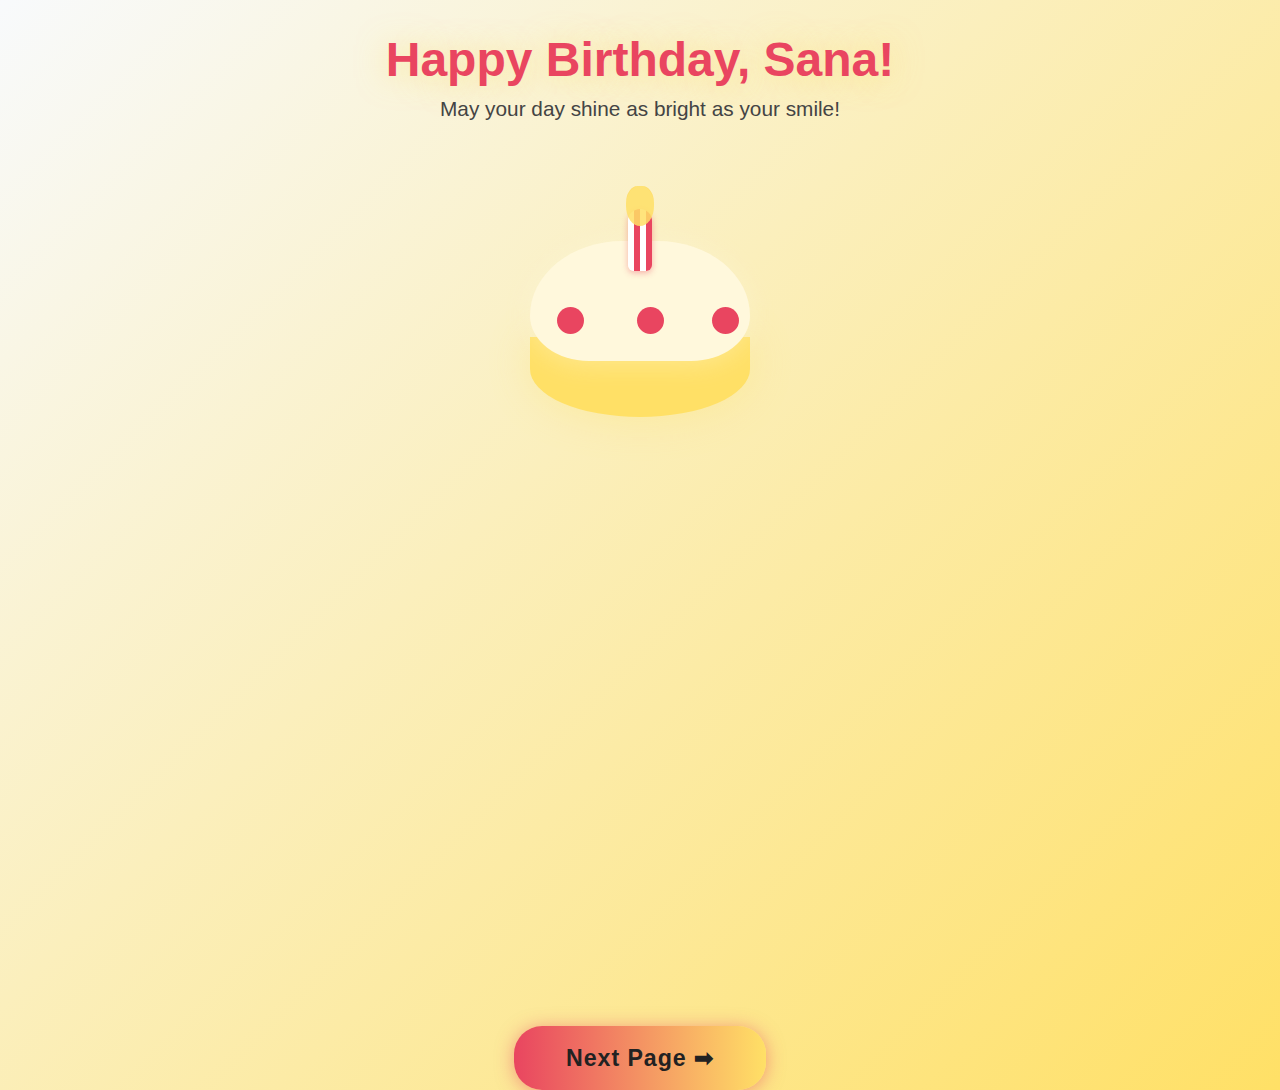
<file: animated birthday/index.html>
<!DOCTYPE html>
<html lang="en">
<head>
  <meta charset="UTF-8">
  <title>Happy Birthday Sana!</title>
  <meta name="viewport" content="width=device-width, initial-scale=1.0">
  <style>
    body {
      margin: 0; font-family: 'Segoe UI', Arial, sans-serif;
      background: linear-gradient(135deg, #f8fafc 0%, #ffe066 100%);
      min-height: 100vh; color: #222; overflow-x: hidden;
    }
    .page { display: none; min-height: 100vh; align-items: center; justify-content: center; flex-direction: column; }
    .active { display: flex !important; }
    h1 { font-size: 3em; margin-bottom: 0.2em; color: #e94560; text-shadow: 0 2px 30px #ffe06688; }
    .subtitle { font-size: 1.3em; color: #444; margin-bottom: 36px;}
    .wish { background: #fffbe7; border-radius: 18px; padding: 22px 18px; margin: 28px auto; font-size: 1.22em; box-shadow: 0 2px 18px #e9456066; max-width: 700px; opacity: 0; transform: translateY(40px) scale(.98);}
    .wish.show { animation: wishIn 1s cubic-bezier(.23,1,.32,1) forwards;}
    @keyframes wishIn { to { opacity: 1; transform: translateY(0) scale(1);} }
    /* Page 1 Cake */
    .cake-container { margin: 40px auto 24px auto; display: flex; justify-content: center;}
    .cake { width: 220px; height: 220px; position: relative;}
    .cake-bottom { width: 220px; height: 80px; background: #ffe066; border-radius: 0 0 110px 110px / 0 0 48px 48px; position: absolute; bottom: 0; left: 0; box-shadow: 0 2px 40px #ffe06655; }
    .cake-top { width: 220px; height: 120px; background: #fff8dc; border-radius: 110px 110px 70px 70px / 89px 89px 54px 54px; position: absolute; top: 44px; left: 0; box-shadow: 0 2px 28px #fff8dc66; z-index: 2;}
    .cake-candle { position: absolute; left: 50%; top: 12px; width: 24px; height: 62px; margin-left: -12px; background: repeating-linear-gradient(90deg, #fff, #fff 6px, #e94560 6px, #e94560 12px); border-radius: 12px 12px 6px 6px; z-index: 3; box-shadow: 0 2px 6px #e9456066;}
    .candle-flame { position: absolute; left: 50%; top: -23px; width: 28px; height: 40px; margin-left: -14px; background: radial-gradient(ellipse at center, #ffe066 70%, #ffaa00 100%, transparent 100%); border-radius: 50% 50% 60% 60%; opacity: 0.85; animation: flameFlicker 1s infinite alternate; z-index: 4; filter: blur(0.5px);}
    @keyframes flameFlicker {0% { transform: scale(1) rotate(-2deg); opacity: 0.9;} 100% { transform: scale(1.11,1.22) rotate(2deg); opacity: 1;} }
    .cake-cherry { position: absolute; width: 27px; height: 27px; border-radius: 50%; background: #e94560; top: 110px; left: 27px; box-shadow: 80px 0 #e94560, 155px 0 #e94560; z-index: 5; }
    /* Buttons */
    .btn { margin: 36px auto 0 auto; display: inline-block; background: linear-gradient(90deg, #e94560, #ffe066); color: #222; border: none; padding: 18px 52px; font-size: 1.45em; border-radius: 28px; font-weight: bold; cursor: pointer; box-shadow: 0 2px 18px #e9456080; letter-spacing: 0.04em; transition: transform .16s, background .3s;}
    .btn:hover { transform: scale(1.08) rotate(-2deg);}
    .btn:active { transform: scale(0.98);}
    .btn-anim { animation: btnPulse 1.3s infinite alternate;}
    @keyframes btnPulse { to { box-shadow: 0 8px 36px #e9456060; } }
    /* Page 2 Rectangle Photos */
    .page2-photos { 
      display: flex; 
      justify-content: center; 
      align-items: center; 
      gap: 24px; 
      margin: 48px 0;
    }
    .rect-photo { 
      width: 320px; 
      height: 200px; 
      object-fit: cover; 
      border-radius: 20px; 
      box-shadow: 0 4px 40px #e9456066; 
      border: 6px solid #fff; 
      opacity: 0; 
      transform: scale(.7);
      transition: opacity 1.2s, transform 1.2s;
    }
    .rect-photo.show { 
      opacity: 1; 
      transform: scale(1); 
    }
    @media (max-width: 700px) {
      .rect-photo { width: 90vw; height: 56vw; min-width: 150px; min-height: 80px; }
      .page2-photos { flex-direction: column; gap: 15px;}
    }
    /* Page 3: Realistic Square Gift Box */
    .real-gift-box-area {min-height: 260px;}
    .real-gift-box {
      position: relative; width: 200px; height: 200px; perspective: 800px; margin:0 auto;
    }
    .box-base {
      width: 200px; height: 140px; background: #fff8dc; border: 4px solid #e94560;
      border-radius: 14px; position: absolute; bottom: 0; left: 0;
      box-shadow: 0 10px 36px #e9456066, 0 1px 0 #ffe066 inset;
      z-index: 1;
    }
    .box-lid {
      width: 200px; height: 60px; background: #ffe066; border: 4px solid #e94560;
      border-radius: 14px 14px 28px 28px; position: absolute; top: 0; left: 0;
      box-shadow: 0 6px 20px #e9456090;
      z-index: 2;
      transition: transform 1.2s cubic-bezier(.7,1.7,.5,1), box-shadow 1.2s;
      transform-origin: bottom center;
    }
    .box-lid.open {
      transform: rotateX(-95deg) translateY(-30px) scale(1.08);
      box-shadow: 0 32px 44px #e9456070;
    }
    .ribbon-vertical {
      position: absolute; left: 92px; top: 0; width: 16px; height: 200px;
      background: #e94560; border-radius: 8px; z-index: 3;
      box-shadow: 0 0 16px #e9456066;
    }
    .ribbon-horizontal {
      position: absolute; left: 0; top: 92px; width: 200px; height: 16px;
      background: #e94560; border-radius: 8px; z-index: 3;
      box-shadow: 0 0 16px #e9456066;
    }
    .bow {
      position: absolute; left: 80px; top: -30px; width: 40px; height: 40px; z-index:4;
      background: none;
    }
    .bow:before, .bow:after {
      content: ''; position: absolute; width: 36px; height: 22px; border-radius: 50% 50% 24px 24px;
      background: #e94560; opacity: 0.9; top: 8px;
    }
    .bow:before { left: -22px; transform: rotate(-25deg);}
    .bow:after { right: -22px; transform: rotate(25deg);}
    .bow { border-radius: 50%; border: 4px solid #fff8dc; }
    /* Confetti */
    #confetti-container { position:fixed; left:0; top:0; width:100vw; height:100vh; pointer-events:none; z-index:20;}
    .confetti {
      position: absolute; width: 16px; height: 16px; border-radius: 4px;
      opacity: 0.7; animation: confetti-fall 5s linear infinite;
    }
    @keyframes confetti-fall {
      0% { transform: translateY(-40px) rotate(0deg);}
      100% { transform: translateY(110vh) rotate(360deg);}
    }
    /* Floating Gifts */
    #floating-gifts { position:fixed; right:0; bottom:0; width:100vw; height:100vh; pointer-events:none; z-index:19;}
    .float-gift {
      position: absolute; width: 38px; height: 38px; border-radius: 12px; background: #ffe066; border: 2px solid #e94560; left:0; bottom:-50px;
      animation: floatGift 7s linear infinite;
      box-shadow: 0 2px 12px #e9456066;
    }
    @keyframes floatGift {
      0% { transform: translateY(0) scale(1);}
      100% { transform: translateY(-120vh) scale(1.08);}
    }
    /* Wishes */
    #wishes3 { max-width:900px; margin: 70px auto 60px auto; }
    #wishes3 .wish { opacity: 0; transform: translateY(40px) scale(.98); background: #fffbe7; }
    #wishes3 .wish.show { animation: wishIn 1s cubic-bezier(.23,1,.32,1) forwards;}
    /* Reveal Animation */
    .gift-reveal { text-align: center; margin-top: 40px; opacity: 0; max-height: 0; overflow: hidden; transition: opacity 1.2s, max-height 1.2s;}
    .gift-reveal.show { opacity: 1; max-height: 800px;}
    .center-photo { display: block; margin: 22px auto 10px auto; width: 220px; height: 220px; border-radius: 28px; border: 7px solid #fff8dc; object-fit: cover; box-shadow: 0 8px 48px #e9456099; opacity: 0; transform: scale(.8);}
    .center-photo.show { animation: photoIn 1.2s cubic-bezier(.23,1,.32,1) forwards; opacity:1; transform:scale(1);}
    /* Responsive */
    @media (max-width: 600px) {
      h1 { font-size: 2.1em; }
      .cake,.cake-bottom,.cake-top {width:120px !important;}
      .cake {height:120px;}
      .cake-bottom {height:38px;}
      .cake-top {height:60px;}
      .cake-candle {height:32px; width:10px; margin-left:-5px;}
      .candle-flame {width:12px; height:18px;}
      .cake-cherry {width:14px;height:14px;top:55px;left:15px;}
      .real-gift-box, .box-base, .box-lid {width:120px; }
      .real-gift-box, .box-base, .box-lid {height: 120px;}
      .box-base {height: 80px;}
      .box-lid {height: 40px;}
      .ribbon-vertical, .ribbon-horizontal {width: 10px; height: 120px;}
      .ribbon-horizontal {width: 120px; height: 10px; top: 55px;}
      .ribbon-vertical {left: 55px;}
      .bow {left: 35px; width: 26px; height: 26px;}
      #wishes3 {margin-top: 30px;}
    }
  </style>
</head>
<body>
  <!-- PAGE 1 -->
  <div class="page active" id="page1">
    <h1>Happy Birthday, Sana!</h1>
    <div class="subtitle">May your day shine as bright as your smile!</div>
    <div class="cake-container">
      <div class="cake">
        <div class="cake-bottom"></div>
        <div class="cake-top"></div>
        <div class="cake-candle"><div class="candle-flame"></div></div>
        <div class="cake-cherry"></div>
      </div>
    </div>
    <div id="wishes1">
      <div class="wish">🎈 May this year bring you endless joy and laughter, and may every moment be as sweet as cake!</div>
      <div class="wish">🌟 Wishing you dreams that come true and adventures that never end.</div>
      <div class="wish">💖 Your kindness and love make the world a better place. Stay amazing!</div>
      <div class="wish">🍰 Here’s to more memories, more smiles, and more reasons to celebrate your wonderful self.</div>
      <div class="wish">🎉 Happy Birthday, Sana! The best is yet to come.</div>
    </div>
    <button class="btn btn-anim" onclick="goToPage(2)">Next Page ➡</button>
  </div>
  <!-- PAGE 2 -->
  <div class="page" id="page2">
    <h1>10 Birthday Wishes For You</h1>
    <div class="subtitle">You deserve all the best in the world, today and always.</div>
    <div id="wishes2">
      <div class="wish">🌺 You light up every room you enter. May your year shine just as brightly!</div>
      <div class="wish">🎵 May your days be filled with music, laughter, and the love of those who care.</div>
      <div class="wish">🌈 Let happiness find you in every little thing you do.</div>
      <div class="wish">🍦 Wishing you sweet surprises and magical moments, always!</div>
      <div class="wish">💫 May your dreams soar higher than ever before.</div>
      <div class="wish">🌻 Your kindness is a gift to all who know you. Thank you for being you!</div>
      <div class="wish">🥳 Celebrate yourself, because you are truly special.</div>
      <div class="wish">💌 Sending you hugs, smiles, and all the best wishes from the heart.</div>
      <div class="wish">🌠 May every wish you make today come true tomorrow.</div>
      <div class="wish">🦋 Never forget how loved you are. Happy birthday, bestie!</div>
    </div>
    <div class="page2-photos">
      <img src="sana-photo1.jpg" class="rect-photo" id="photo1" alt="Sana 1">
      <img src="sana-photo2.jpg" class="rect-photo" id="photo2" alt="Sana 2">
    </div>
    <button class="btn btn-anim" onclick="goToPage(3)">Final Surprise 🎁</button>
  </div>
  <!-- PAGE 3 -->
  <div class="page" id="page3" style="background:linear-gradient(120deg,#fff8dc 0,#ffe066 100%); position:relative; min-height: 100vh; overflow-x:hidden;">
    <!-- Animated Confetti -->
    <div id="confetti-container"></div>
    <!-- Animated Floating Gifts -->
    <div id="floating-gifts"></div>
    <h1 style="margin-top:50px; color:#e94560;">Your Special Birthday Gift!</h1>
    <div class="subtitle">A box full of love, wishes, and surprises for you!</div>
    <!-- Realistic Animated Gift Box -->
    <div class="real-gift-box-area" style="display: flex; justify-content: center; margin: 36px 0;">
      <div class="real-gift-box" id="realGiftBox">
        <div class="box-lid" id="boxLid"></div>
        <div class="box-base"></div>
        <div class="ribbon-vertical"></div>
        <div class="ribbon-horizontal"></div>
        <div class="bow"></div>
      </div>
    </div>
    <button class="btn btn-anim" id="openRealGiftBtn">Open Gift Box 🎁</button>
    <!-- Surprise Photo and Wish -->
    <div class="gift-reveal" id="realGiftReveal">
      <img src="sana-photo3.jpg" class="center-photo show" alt="Sana 3" style="margin-top:36px;">
      <div class="wish show" style="margin:30px auto; font-size:1.33em; max-width: 700px; background: #fffbe7;">
        🌟 May this year surprise you with countless moments of joy and adventure. You are a true gift to everyone who knows you!
      </div>
    </div>
    <!-- Long List of Animated Wishes -->
    <div class="wishes-list" id="wishes3">
      <div class="wish">💝 May your days be bright, your nights restful, and your heart always full of love and dreams.</div>
      <div class="wish">🎈 Every year you grow more amazing. Keep being the wonderful, inspiring person you are.</div>
      <div class="wish">🌺 May every wish you make today become a beautiful reality tomorrow.</div>
      <div class="wish">🍫 Here’s to another year of sweet memories and beautiful moments!</div>
      <div class="wish">🌠 May your path be lit with hope, your steps be guided by courage, and your heart overflow with happiness.</div>
      <div class="wish">💖 On your birthday, remember: you are cherished, admired, and so very loved.</div>
      <div class="wish">🥳 Celebrate yourself, because you deserve all the best life has to offer!</div>
      <div class="wish">🌈 Your kindness creates rainbows in the lives of others—thank you for being you.</div>
      <div class="wish">🎉 May laughter and love surround you not only today, but every day of your life.</div>
      <div class="wish">🎁 Wishing you endless reasons to smile and a heart that’s always hopeful.</div>
      <div class="wish">🦋 Happy Birthday, Sana! May your soul always soar free and your dreams know no bounds.</div>
      <div class="wish">🌹 May you be blessed with good health, true friends, and memories you’ll cherish forever.</div>
      <div class="wish">✨ Shine bright, dream big, and know that you are always enough.</div>
      <div class="wish">💫 Sending you all the magic, love, and happiness in the universe today!</div>
      <div class="wish">🍰 Another year, another adventure—let’s make it your best year yet!</div>
    </div>
  </div>
  <script>
    // Page Navigation
    function goToPage(pageNum) {
      document.querySelectorAll('.page').forEach(p => p.classList.remove('active'));
      document.getElementById('page'+pageNum).classList.add('active');
      if(pageNum === 2) showWishes('wishes2');
      if(pageNum === 3) resetPage3();
    }
    // Animate wishes one by one
    function showWishes(id) {
      let wishes = document.querySelectorAll('#'+id+' .wish');
      wishes.forEach((el,i) => setTimeout(()=>el.classList.add('show'), 400 + i*380));
      if(id==='wishes2') {
        setTimeout(()=>{document.getElementById('photo1').classList.add('show');}, 1800);
        setTimeout(()=>{document.getElementById('photo2').classList.add('show');}, 2300);
      }
    }
    // Initial wishes for page1
    showWishes('wishes1');

    // Reset page 3 (hide all animations)
    function resetPage3() {
      // Hide/restart reveal
      document.getElementById('realGiftReveal').classList.remove('show');
      document.getElementById('boxLid').classList.remove('open');
      document.getElementById('openRealGiftBtn').disabled = false;
      document.getElementById('openRealGiftBtn').style.opacity = 1;
      document.getElementById('openRealGiftBtn').textContent = "Open Gift Box 🎁";
      // Remove confetti and floating gifts
      document.getElementById('confetti-container').innerHTML = '';
      document.getElementById('floating-gifts').innerHTML = '';
      // Hide central photo
      document.querySelector('#realGiftReveal .center-photo').classList.remove('show');
      document.querySelector('#realGiftReveal .wish').classList.remove('show');
      // Hide all wishes
      document.querySelectorAll('#wishes3 .wish').forEach(el=>el.classList.remove('show'));
    }

    // PAGE 3: Only trigger animations on gift open
    document.addEventListener('DOMContentLoaded', function(){
      if(document.getElementById('openRealGiftBtn')){
        document.getElementById('openRealGiftBtn').addEventListener('click', function(){
          document.getElementById('boxLid').classList.add('open');
          // Trigger confetti and floating gifts right away
          animateConfetti();
          animateFloatingGifts();
          // Reveal photo and wishes after box animation
          setTimeout(function(){
            document.getElementById('realGiftReveal').classList.add('show');
            showWishes3();
            // Animate photo and main gift wish
            setTimeout(()=>{document.querySelector('#realGiftReveal .center-photo').classList.add('show');}, 200);
            setTimeout(()=>{document.querySelector('#realGiftReveal .wish').classList.add('show');}, 600);
          }, 1100);
          document.getElementById('openRealGiftBtn').disabled = true;
          document.getElementById('openRealGiftBtn').style.opacity = 0.65;
          document.getElementById('openRealGiftBtn').textContent = "Gift Opened 🎁";
        });
      }
    });
    // Animate the long wishes in sequence
    function showWishes3(){
      const wishes3 = document.querySelectorAll('#wishes3 .wish');
      wishes3.forEach((el, i) => setTimeout(() => el.classList.add('show'), 400 + i * 300));
    }
    // Confetti
    function animateConfetti(){
      const cont = document.getElementById('confetti-container');
      if(cont.children.length>0) return;
      const colors = ["#e94560","#ffe066","#87ceeb","#ffb347","#fff8dc","#ff69b4","#dda0dd","#40e0d0"];
      for(let i=0;i<30;i++){
        let c=document.createElement('div');
        c.className='confetti';
        c.style.left=Math.random()*98+'vw';
        c.style.animationDelay=(Math.random()*3)+'s';
        c.style.background=colors[Math.floor(Math.random()*colors.length)];
        c.style.width=c.style.height=(12+Math.random()*12)+'px';
        cont.appendChild(c);
      }
    }
    // Floating Gifts
    function animateFloatingGifts(){
      const area = document.getElementById('floating-gifts');
      if(area.children.length>0) return;
      const giftColors = ["#ffe066","#e94560","#87ceeb","#ffb347","#fff8dc"];
      for(let i=0;i<12;i++){
        let g=document.createElement('div');
        g.className='float-gift';
        g.style.left = (Math.random()*97)+'vw';
        g.style.background = giftColors[Math.floor(Math.random()*giftColors.length)];
        g.style.borderColor = "#e94560";
        g.style.animationDuration = (5.5 + Math.random()*4)+'s';
        g.style.animationDelay = (Math.random()*4)+'s';
        area.appendChild(g);
      }
    }
  </script>
</body>
</html>
</file>
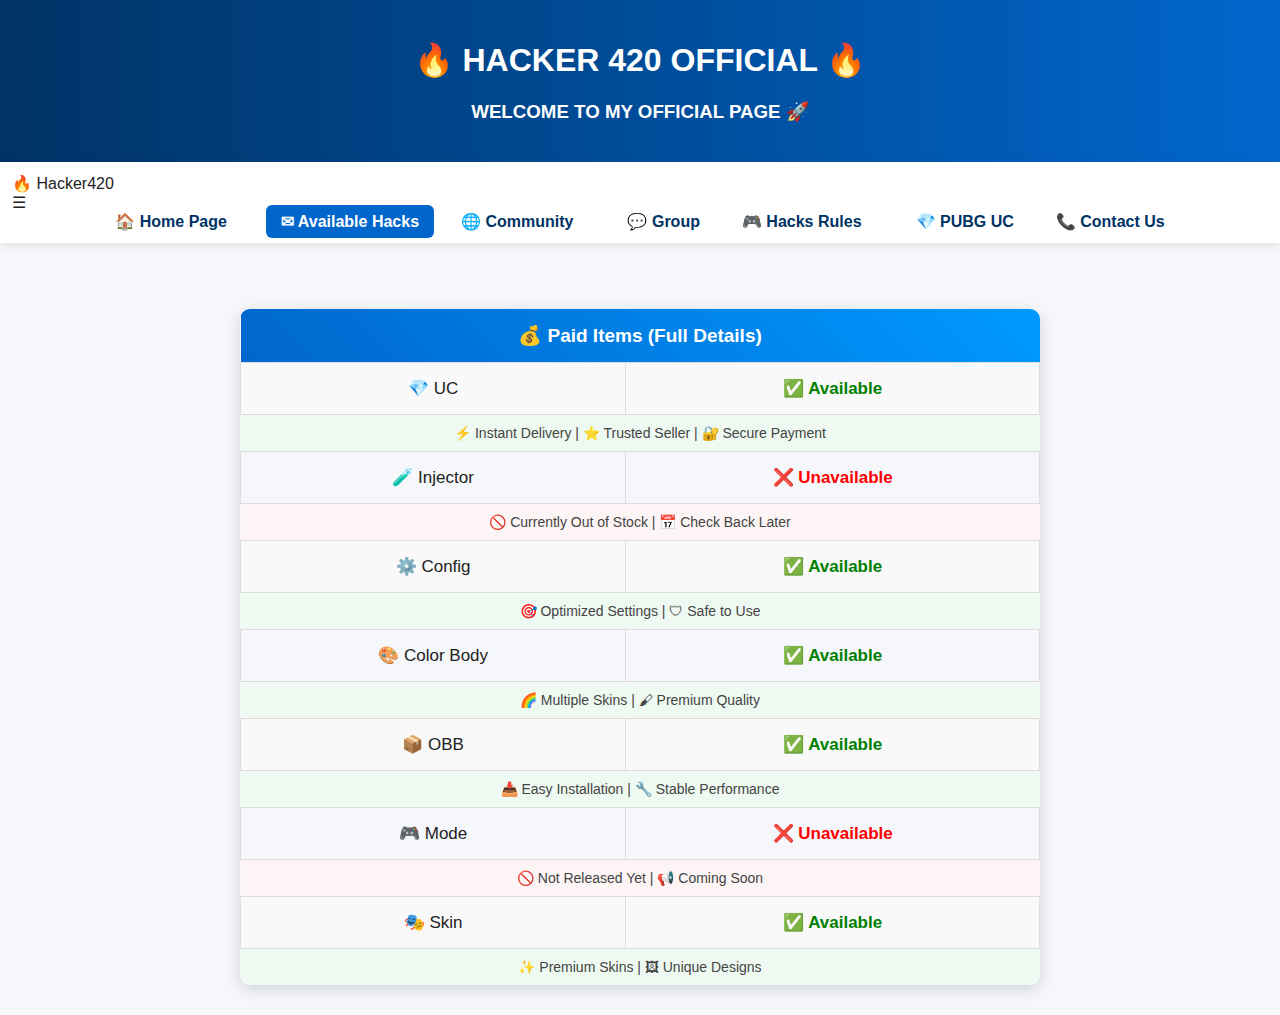
<file: available-hacks.html>
<!DOCTYPE html>
<html lang="en">
<head>
  <meta charset="UTF-8">
  <meta name="viewport" content="width=device-width, initial-scale=1.0">
  <title>HACKER420 OFFICIAL</title>
  <link rel="stylesheet" href="style.css">
</head>
<body>

<header>
  <h1>🔥 HACKER 420 OFFICIAL 🔥</h1>
  <h3>WELCOME TO MY OFFICIAL PAGE 🚀</h3>
</header>

<!-- ✅ Responsive Sticky Navbar -->
<nav class="navbar">
  <div class="logo">🔥 Hacker420</div>
  <div class="menu-toggle" id="menu-toggle">☰</div>
  <ul class="menu" id="menu">
    <li><a href="group.html">🏠 Home Page</a></li>
    <br/>
    <li><a href="available-hacks.html"  class="active">✉ Available Hacks</a></li>
    <li><a href="community.html">🌐 Community</a></li>
    <br/>
    <li><a href="group.html">💬 Group</a></li>
    <li><a href="hacks-rules.html">🎮 Hacks Rules</a></li>
    <br/>
    <li><a href="uc.html">💎 PUBG UC</a></li>
    <li><a href="contact.html">📞 Contact Us</a></li>
  </ul>
</nav>

    <br><br>

<div style="max-width:800px; margin:30px auto;">

    <table style="width:100%; border-collapse:collapse; margin-top:15px; text-align:center; font-size:17px; box-shadow:0 4px 15px rgba(0,0,0,0.15); border-radius:10px; overflow:hidden;">
        <thead>
            <tr style="background:linear-gradient(45deg,#0066cc,#0099ff); color:#fff; font-size:19px;">
                <th colspan="2" style="padding:15px;">💰 Paid Items (Full Details)</th>
            </tr>
        </thead>
        <tbody>
            <tr style="background:#f9f9f9;" onmouseover="this.style.backgroundColor='#d4edda'" onmouseout="this.style.backgroundColor='#f9f9f9'">
                <td style="border:1px solid #ddd; padding:15px;">💎 UC</td>
                <td style="border:1px solid #ddd; padding:15px;">
                    <a href="https://wa.me/+923313553052" target="_blank" style="color:green; font-weight:bold; text-decoration:none;">✅ Available</a>
                </td>
            </tr>
            <tr style="background:#eef9f1; font-size:14px; color:#444;">
                <td colspan="2" style="padding:10px;">⚡ Instant Delivery | ⭐ Trusted Seller | 🔐 Secure Payment</td>
            </tr>

            <tr onmouseover="this.style.backgroundColor='#d4edda'" onmouseout="this.style.backgroundColor='#fff'">
                <td style="border:1px solid #ddd; padding:15px;">🧪 Injector</td>
                <td style="border:1px solid #ddd; padding:15px; font-weight:bold; color:red;">❌ Unavailable</td>
            </tr>
            <tr style="background:#fdf5f5; font-size:14px; color:#444;">
                <td colspan="2" style="padding:10px;">🚫 Currently Out of Stock | 📅 Check Back Later</td>
            </tr>

            <tr style="background:#f9f9f9;" onmouseover="this.style.backgroundColor='#d4edda'" onmouseout="this.style.backgroundColor='#f9f9f9'">
                <td style="border:1px solid #ddd; padding:15px;">⚙️ Config</td>
                <td style="border:1px solid #ddd; padding:15px;">
                    <a href="https://wa.me/+923313553052" target="_blank" style="color:green; font-weight:bold; text-decoration:none;">✅ Available</a>
                </td>
            </tr>
            <tr style="background:#eef9f1; font-size:14px; color:#444;">
                <td colspan="2" style="padding:10px;">🎯 Optimized Settings | 🛡 Safe to Use</td>
            </tr>

            <tr onmouseover="this.style.backgroundColor='#d4edda'" onmouseout="this.style.backgroundColor='#fff'">
                <td style="border:1px solid #ddd; padding:15px;">🎨 Color Body</td>
                <td style="border:1px solid #ddd; padding:15px;">
                    <a href="https://wa.me/+923313553052" target="_blank" style="color:green; font-weight:bold; text-decoration:none;">✅ Available</a>
                </td>
            </tr>
            <tr style="background:#eef9f1; font-size:14px; color:#444;">
                <td colspan="2" style="padding:10px;">🌈 Multiple Skins | 🖌 Premium Quality</td>
            </tr>

            <tr style="background:#f9f9f9;" onmouseover="this.style.backgroundColor='#d4edda'" onmouseout="this.style.backgroundColor='#f9f9f9'">
                <td style="border:1px solid #ddd; padding:15px;">📦 OBB</td>
                <td style="border:1px solid #ddd; padding:15px;">
                    <a href="https://wa.me/+923313553052" target="_blank" style="color:green; font-weight:bold; text-decoration:none;">✅ Available</a>
                </td>
            </tr>
            <tr style="background:#eef9f1; font-size:14px; color:#444;">
                <td colspan="2" style="padding:10px;">📥 Easy Installation | 🔧 Stable Performance</td>
            </tr>

            <tr onmouseover="this.style.backgroundColor='#d4edda'" onmouseout="this.style.backgroundColor='#fff'">
                <td style="border:1px solid #ddd; padding:15px;">🎮 Mode</td>
                <td style="border:1px solid #ddd; padding:15px; font-weight:bold; color:red;">❌ Unavailable</td>
            </tr>
            <tr style="background:#fdf5f5; font-size:14px; color:#444;">
                <td colspan="2" style="padding:10px;">🚫 Not Released Yet | 📢 Coming Soon</td>
            </tr>

            <tr style="background:#f9f9f9;" onmouseover="this.style.backgroundColor='#d4edda'" onmouseout="this.style.backgroundColor='#f9f9f9'">
                <td style="border:1px solid #ddd; padding:15px;">🎭 Skin</td>
                <td style="border:1px solid #ddd; padding:15px;">
                    <a href="https://wa.me/+923313553052" target="_blank" style="color:green; font-weight:bold; text-decoration:none;">✅ Available</a>
                </td>
            </tr>
            <tr style="background:#eef9f1; font-size:14px; color:#444;">
                <td colspan="2" style="padding:10px;">✨ Premium Skins | 🖼 Unique Designs</td>
            </tr>
        </tbody>
    </table>
</div>

</body>
</html>
</file>
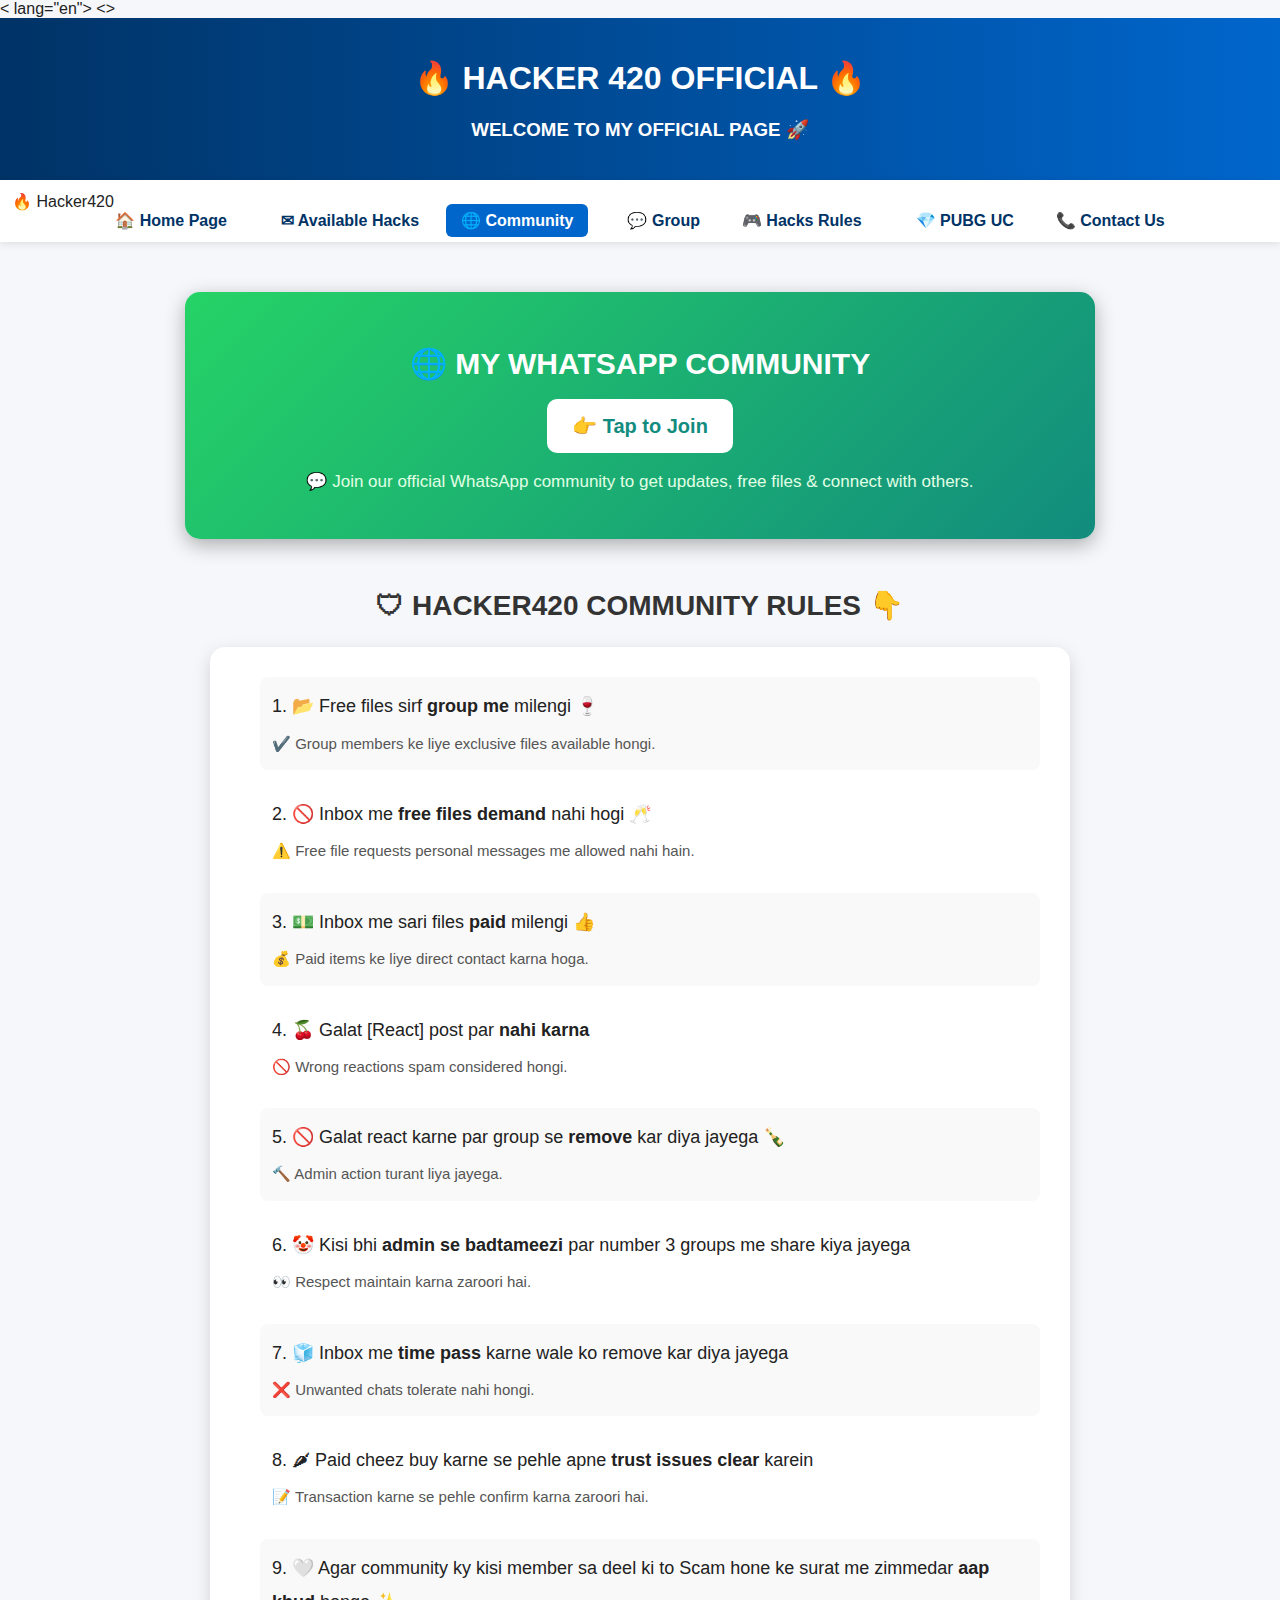
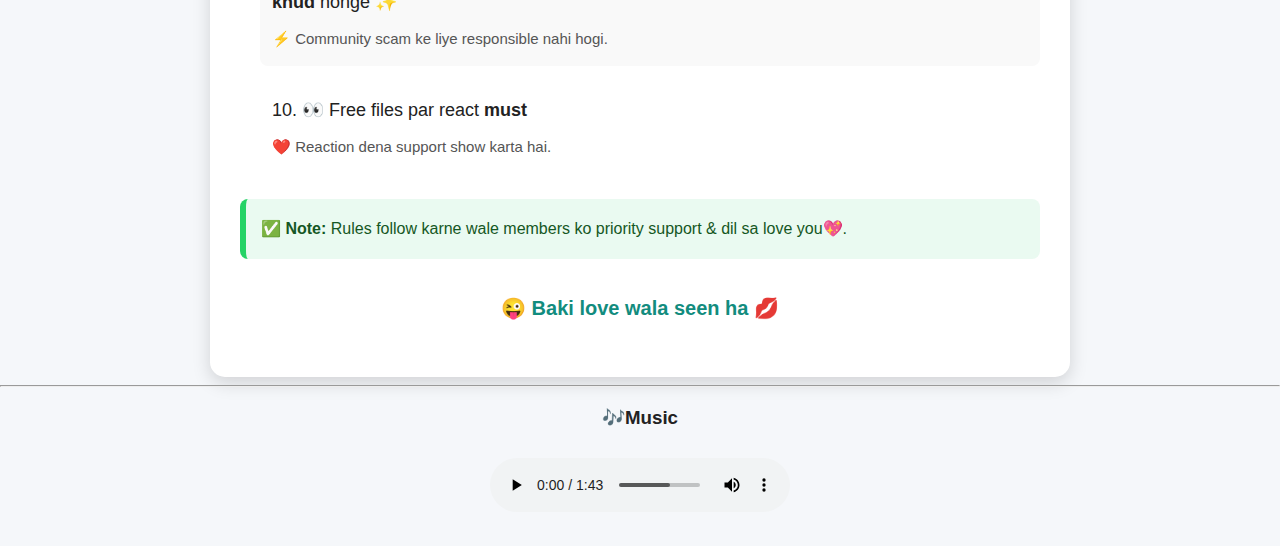
<file: community.html>
<!DOCTYPE html>
< lang="en">
<head>
  <meta charset="UTF-8">
  <meta name="viewport" content="width=device-width, initial-scale=1.0">
  <title>HACKER420 OFFICIAL</title>
  <link rel="stylesheet" href="style.css">
</head>
<>

<header>
  <h1>🔥 HACKER 420 OFFICIAL 🔥</h1>
  <h3>WELCOME TO MY OFFICIAL PAGE 🚀</h3>
</header>

<!-- ✅ Responsive Sticky Navbar -->
<nav class="navbar">
  <div class="logo">🔥 Hacker420</div>
  <div class="menu-toggle" id="menu-toggle"></div>
  <ul class="menu" id="menu">
    <li><a href="index.html">🏠 Home Page</a></li>
    <br/>
    <li><a href="available-hacks.html">✉ Available Hacks</a></li>
    <li><a href="community.html" class="active">🌐 Community</a></li>
    <br/>
    <li><a href="group.html">💬 Group</a></li>
    <li><a href="hacks-rules.html">🎮 Hacks Rules</a></li>
    <br/>
    <li><a href="uc.html">💎 PUBG UC</a></li>
    <li><a href="contact.html">📞 Contact Us</a></li>
  </ul>
</nav>
<!-- WhatsApp Community Section -->
<main style="max-width:850px; margin:50px auto; padding:30px; background:linear-gradient(135deg,#25D366,#128C7E); border-radius:15px; text-align:center; color:white; box-shadow:0 6px 20px rgba(0,0,0,0.3);">
    <h2 style="font-size:30px; margin-bottom:18px;">🌐 MY WHATSAPP COMMUNITY</h2>
    <a href="https://chat.whatsapp.com/Jo8NBPmI9TXH4T8aHuKvlP" target="_blank" 
       style="display:inline-block; padding:15px 25px; background:white; color:#128C7E; font-size:20px; font-weight:bold; border-radius:10px; text-decoration:none; transition:0.3s;">
       👉 Tap to Join
    </a>
    <p style="margin-top:18px; font-size:17px; color:#e0ffe5;">💬 Join our official WhatsApp community to get updates, free files & connect with others.</p>
</main>

<!-- Rules Section -->
<h2 id="community_rules" style="color:#333; text-align:center; margin:40px 0 25px; font-size:28px;">
    🛡 HACKER420 COMMUNITY RULES 👇
</h2>

<div style="max-width:800px; margin:auto; padding:30px; border-radius:15px; background:#fff; box-shadow:0 6px 18px rgba(0,0,0,0.15); font-size:18px; line-height:1.9;">

    <ol style="margin:0; padding-left:20px; list-style-position:inside;">
        <li style="padding:12px; background:#f9f9f9; border-radius:8px; margin-bottom:15px;">
            📂 Free files sirf <strong>group me</strong> milengi 🍷  
            <p style="margin:6px 0 0; font-size:15px; color:#555;">✔️ Group members ke liye exclusive files available hongi.</p>
        </li>
        <li style="padding:12px; background:#ffffff; border-radius:8px; margin-bottom:15px;">
            🚫 Inbox me <strong>free files demand</strong> nahi hogi 🥂  
            <p style="margin:6px 0 0; font-size:15px; color:#555;">⚠️ Free file requests personal messages me allowed nahi hain.</p>
        </li>
        <li style="padding:12px; background:#f9f9f9; border-radius:8px; margin-bottom:15px;">
            💵 Inbox me sari files <strong>paid</strong> milengi 👍  
            <p style="margin:6px 0 0; font-size:15px; color:#555;">💰 Paid items ke liye direct contact karna hoga.</p>
        </li>
        <li style="padding:12px; background:#ffffff; border-radius:8px; margin-bottom:15px;">
            🍒 Galat [React] post par <strong>nahi karna</strong>  
            <p style="margin:6px 0 0; font-size:15px; color:#555;">🚫 Wrong reactions spam considered hongi.</p>
        </li>
        <li style="padding:12px; background:#f9f9f9; border-radius:8px; margin-bottom:15px;">
            🚫 Galat react karne par group se <strong>remove</strong> kar diya jayega 🍾  
            <p style="margin:6px 0 0; font-size:15px; color:#555;">🔨 Admin action turant liya jayega.</p>
        </li>
        <li style="padding:12px; background:#ffffff; border-radius:8px; margin-bottom:15px;">
            🤡 Kisi bhi <strong>admin se badtameezi</strong> par number 3 groups me share kiya jayega  
            <p style="margin:6px 0 0; font-size:15px; color:#555;">👀 Respect maintain karna zaroori hai.</p>
        </li>
        <li style="padding:12px; background:#f9f9f9; border-radius:8px; margin-bottom:15px;">
            🧊 Inbox me <strong>time pass</strong> karne wale ko remove kar diya jayega  
            <p style="margin:6px 0 0; font-size:15px; color:#555;">❌ Unwanted chats tolerate nahi hongi.</p>
        </li>
        <li style="padding:12px; background:#ffffff; border-radius:8px; margin-bottom:15px;">
            🌶 Paid cheez buy karne se pehle apne <strong>trust issues clear</strong> karein  
            <p style="margin:6px 0 0; font-size:15px; color:#555;">📝 Transaction karne se pehle confirm karna zaroori hai.</p>
        </li>
        <li style="padding:12px; background:#f9f9f9; border-radius:8px; margin-bottom:15px;">
            🤍 Agar community ky kisi member sa deel ki to Scam hone ke surat me zimmedar <strong>aap khud</strong> honge ✨  
            <p style="margin:6px 0 0; font-size:15px; color:#555;">⚡ Community scam ke liye responsible nahi hogi.</p>
        </li>
        <li style="padding:12px; background:#ffffff; border-radius:8px; margin-bottom:15px;">
            👀 Free files par react <strong>must</strong>  
            <p style="margin:6px 0 0; font-size:15px; color:#555;">❤️ Reaction dena support show karta hai.</p>
        </li>
    </ol>

    <!-- Extra Info Box -->
    <div style="margin-top:25px; padding:15px; background:#eafaf1; border-left:6px solid #25D366; border-radius:8px; font-size:16px; color:#155724;">
        ✅ <b>Note:</b> Rules follow karne wale members ko priority support & dil sa love you💖.
    </div>

    <!-- Friendly Footer -->
    <p style="margin-top:30px; font-weight:bold; text-align:center; font-size:20px; color:#128C7E;">
        😜 Baki love wala seen ha 💋
    </p>
</div>
 <hr/>


<!-- Audio Section -->
<section style="text-align: center; margin: 20px 0;">
  <h3 id="music">🎶Music</h3>
  <audio title="MUSIC 🎶" controls autoplay style="margin: 10px 0;">
      <source src="./hacker420.mp3" type="audio/mpeg"/>
      Your browser does not support the audio tag.
  </audio>
</section>

    </body>
</html>
</file>
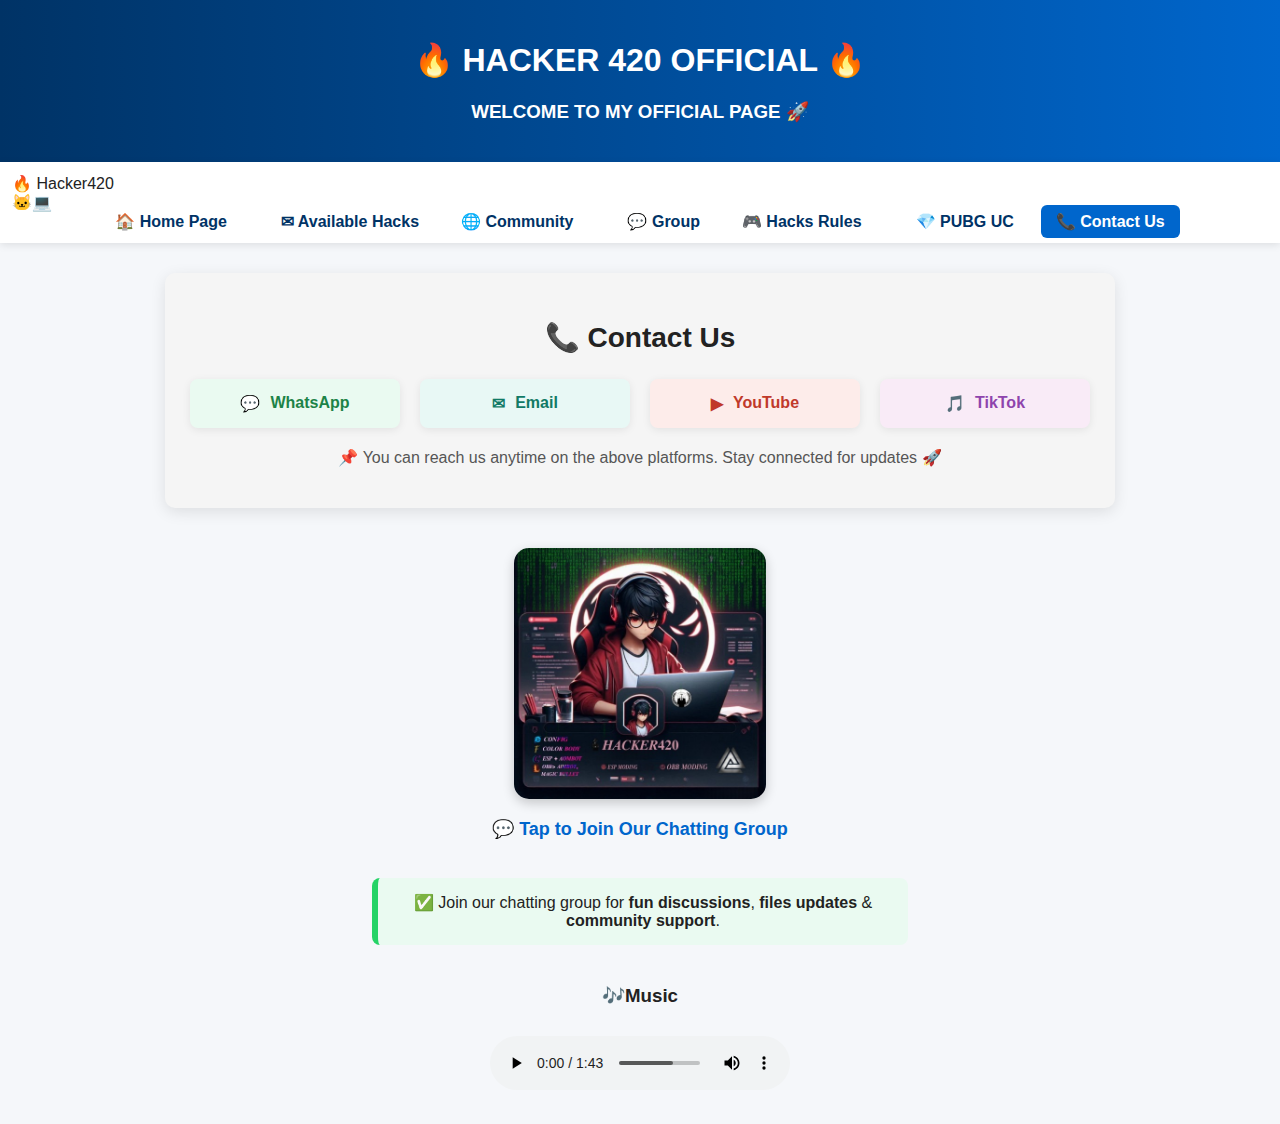
<file: contact.html>
<!DOCTYPE html>
<html lang="en">
<head>
  <meta charset="UTF-8">
  <meta name="viewport" content="width=device-width, initial-scale=1.0">
  <title>HACKER420 OFFICIAL</title>
  <link rel="stylesheet" href="style.css">
</head>
<body>

<header>
  <h1>🔥 HACKER 420 OFFICIAL 🔥</h1>
  <h3>WELCOME TO MY OFFICIAL PAGE 🚀</h3>
</header>

<!-- ✅ Responsive Sticky Navbar -->
<nav class="navbar">
  <div class="logo">🔥 Hacker420</div>
  <div class="menu-toggle" id="menu-toggle">🐱‍💻</div>
  <ul class="menu" id="menu">
    <li><a href="index.html">🏠 Home Page</a></li>
    <br/>
    <li><a href="available-hacks.html">✉ Available Hacks</a></li>
    <li><a href="community.html">🌐 Community</a></li>
    <br/>
    <li><a href="group.html">💬 Group</a></li>
    <li><a href="hacks-rules.html">🎮 Hacks Rules</a></li>
    <br/>
    <li><a href="uc.html">💎 PUBG UC</a></li>
    <li><a href="contact.html"  class="active">📞 Contact Us</a></li>
  </ul>
</nav>
<main style="max-width:900px; margin:30px auto; padding:25px; background:#f5f5f5; border-radius:10px; box-shadow:0 4px 15px rgba(0,0,0,0.1);">

    <h2 style="margin-bottom:25px; font-size:28px; color:#222; font-family:Arial, sans-serif; text-align:center;">
        📞 Contact Us
    </h2>

    <div style="display:grid; grid-template-columns:repeat(auto-fit, minmax(200px,1fr)); gap:20px;">

        <!-- WhatsApp -->
<a href="https://wa.me/923313553052?text= Hello%20Sir%20can%20I%20get%20more%20information%20about%20your%20HACKS?" 
   target="_blank"
   style="display:flex; align-items:center; justify-content:center; gap:10px; padding:15px; background:#eafaf1; color:#1d8348; text-decoration:none; font-weight:bold; border-radius:8px; box-shadow:0 2px 8px rgba(0,0,0,0.08); transition:all 0.3s ease;"
   onmouseover="this.style.transform='translateY(-5px)'; this.style.boxShadow='0 4px 12px rgba(0,0,0,0.15)';"
   onmouseout="this.style.transform='translateY(0)'; this.style.boxShadow='0 2px 8px rgba(0,0,0,0.08)';">
    💬 <span>WhatsApp</span>
</a>


        <!-- Email -->
<a href="mailto:memanh174@gmail.com?subject=Support%20Request&body=Hello%20Hacker420%2C%0D%0A%0D%0AI%20need%20help%20with..."
   target="_blank"  
   style="display:flex; align-items:center; justify-content:center; gap:10px; padding:15px; background:#e8f8f5; color:#117a65; text-decoration:none; font-weight:bold; border-radius:8px; box-shadow:0 2px 8px rgba(0,0,0,0.08); transition:all 0.3s ease;"
   onmouseover="this.style.transform='translateY(-5px)'; this.style.boxShadow='0 4px 12px rgba(0,0,0,0.15)';"
   onmouseout="this.style.transform='translateY(0)'; this.style.boxShadow='0 2px 8px rgba(0,0,0,0.08)';">
    ✉ <span>Email</span>
</a>


        <!-- YouTube -->
        <a href="https://youtube.com/@hacker420official" target="_blank" 
           style="display:flex; align-items:center; justify-content:center; gap:10px; padding:15px; background:#fdecea; color:#c0392b; text-decoration:none; font-weight:bold; border-radius:8px; box-shadow:0 2px 8px rgba(0,0,0,0.08); transition:all 0.3s ease;"
           onmouseover="this.style.transform='translateY(-5px)'; this.style.boxShadow='0 4px 12px rgba(0,0,0,0.15)';"
           onmouseout="this.style.transform='translateY(0)'; this.style.boxShadow='0 2px 8px rgba(0,0,0,0.08)';">
            ▶ <span>YouTube</span>
        </a>

        <!-- TikTok -->
        <a href="https://www.tiktok.com/@always.with.you0.1" target="_blank" 
           style="display:flex; align-items:center; justify-content:center; gap:10px; padding:15px; background:#f9ebf7; color:#8e44ad; text-decoration:none; font-weight:bold; border-radius:8px; box-shadow:0 2px 8px rgba(0,0,0,0.08); transition:all 0.3s ease;"
           onmouseover="this.style.transform='translateY(-5px)'; this.style.boxShadow='0 4px 12px rgba(0,0,0,0.15)';"
           onmouseout="this.style.transform='translateY(0)'; this.style.boxShadow='0 2px 8px rgba(0,0,0,0.08)';">
            🎵 <span>TikTok</span>
        </a>

    </div>

    <!-- Extra Info -->
    <p style="margin-top:20px; text-align:center; font-size:16px; color:#555;">
        📌 You can reach us anytime on the above platforms. Stay connected for updates 🚀
    </p>
</main>

<!-- Chatting Group Join -->
<div style="text-align:center; margin:40px 0;">
    <a href="https://chat.whatsapp.com/G99FMZqYZsv7fnGJYRwcxS" target="_blank" 
       title="TAP TO JOIN OUR CHATTING GROUP"
       style="display:inline-block; text-decoration:none;">

        <img src="./link picture 2.jpg" 
             alt="OUR SERVICES" 
             style="width:260px; max-width:85%; border-radius:15px; box-shadow:0px 4px 12px rgba(0,0,0,0.2); transition:all 0.3s ease;"
             onmouseover="this.style.transform='scale(1.05)'; this.style.boxShadow='0px 6px 18px rgba(0,0,0,0.3)';"
             onmouseout="this.style.transform='scale(1)'; this.style.boxShadow='0px 4px 12px rgba(0,0,0,0.2)';" />

        <p style="margin-top:15px; font-size:18px; font-weight:bold; color:#0066cc;">
            💬 Tap to Join Our Chatting Group
        </p>
    </a>

    <!-- Info Box -->
    <div style="margin-top:20px; padding:15px; background:#eafaf1; border-left:6px solid #25D366; border-radius:8px; max-width:500px; margin-left:auto; margin-right:auto;">
        ✅ Join our chatting group for <b>fun discussions</b>, <b>files updates</b> & <b>community support</b>.
    </div>
</div>


<!-- Audio Section -->
<section style="text-align: center; margin: 20px 0;">
  <h3 id="music">🎶Music</h3>
  <audio title="MUSIC 🎶" controls autoplay style="margin: 10px 0;">
      <source src="./hacker420.mp3" type="audio/mpeg"/>
      Your browser does not support the audio tag.
  </audio>
</section>

</body>
</html>
</file>
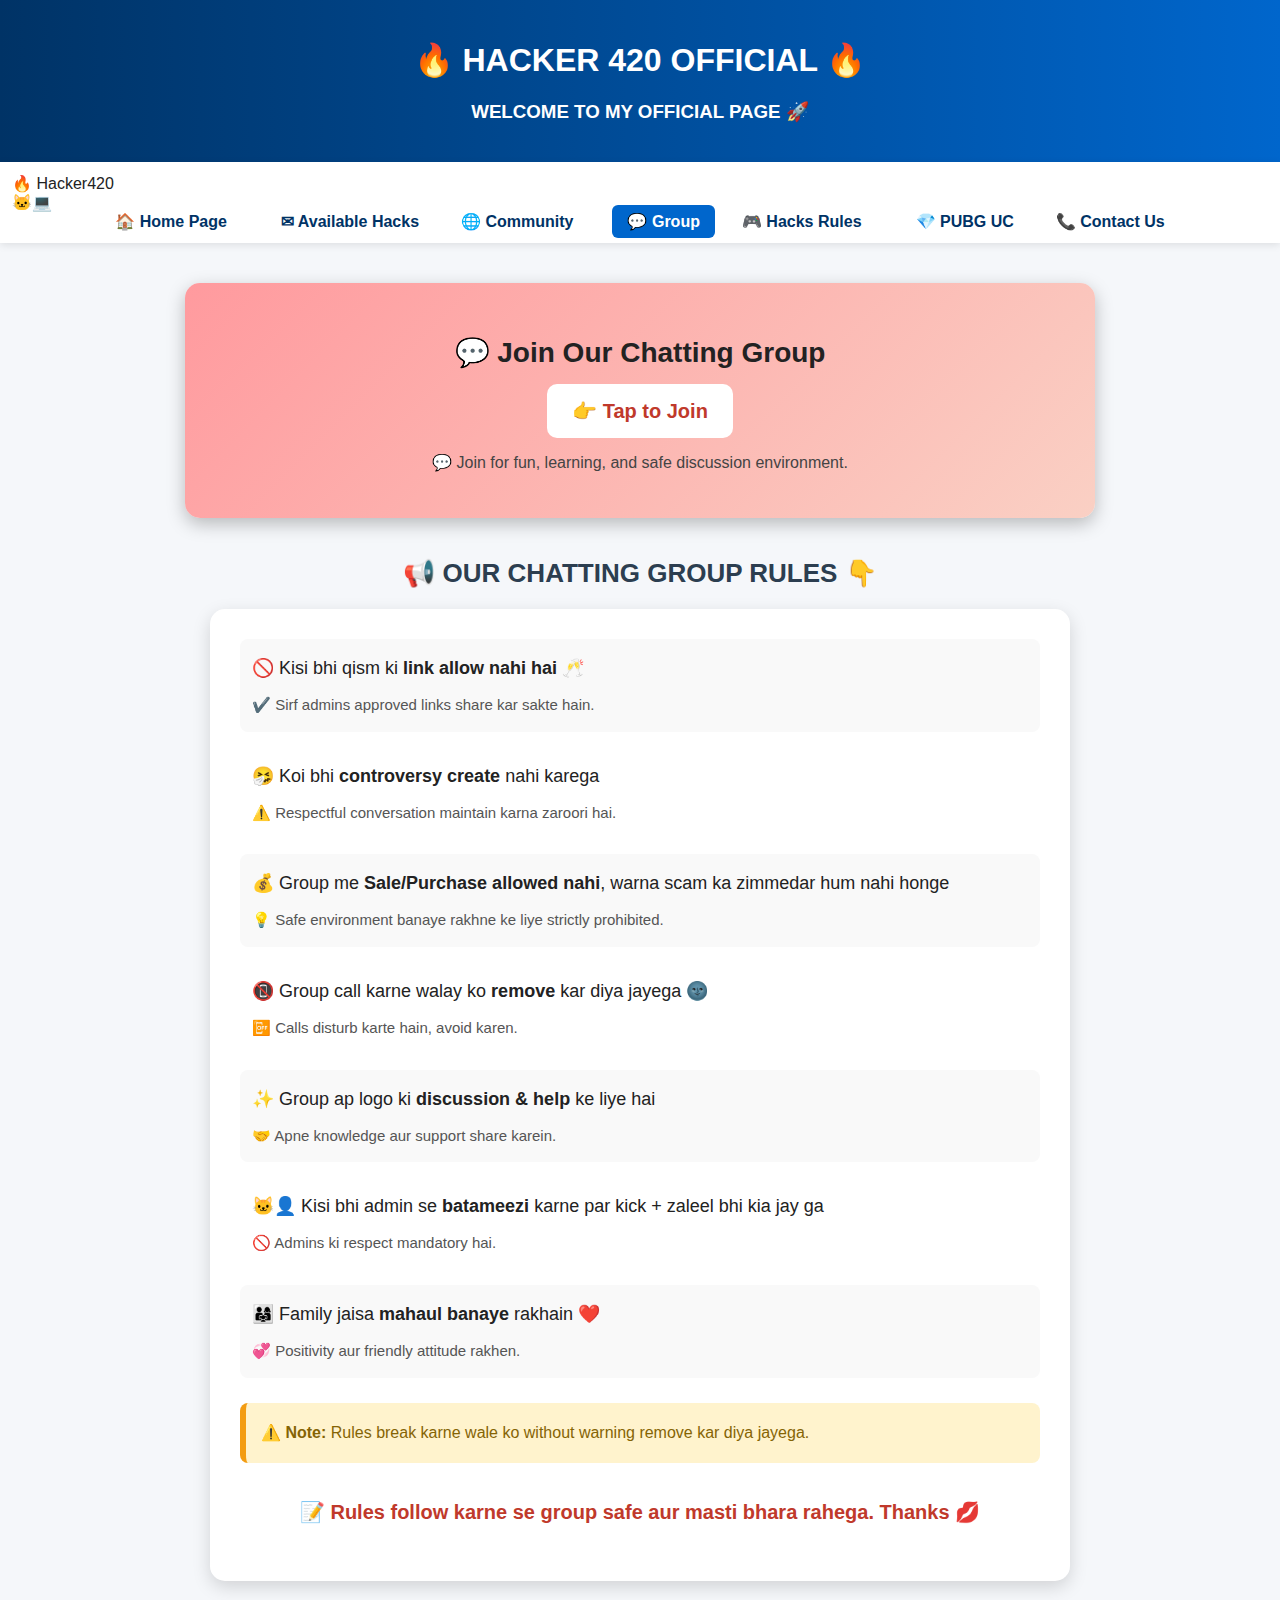
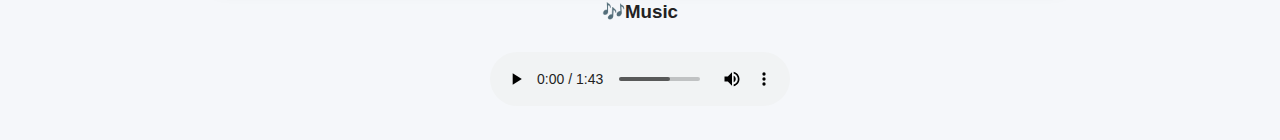
<file: group.html>
<!DOCTYPE html>
<html lang="en">
<head>
  <meta charset="UTF-8">
  <meta name="viewport" content="width=device-width, initial-scale=1.0">
  <title>HACKER420 OFFICIAL</title>
  <link rel="stylesheet" href="style.css">
</head>
<body>

<header>
  <h1>🔥 HACKER 420 OFFICIAL 🔥</h1>
  <h3>WELCOME TO MY OFFICIAL PAGE 🚀</h3>
</header>

<!-- ✅ Responsive Sticky Navbar -->
<nav class="navbar">
  <div class="logo">🔥 Hacker420</div>
  <div class="menu-toggle" id="menu-toggle">🐱‍💻</div>
  <ul class="menu" id="menu">
    <li><a href="index.html">🏠 Home Page</a></li>
    <br/>
    <li><a href="available-hacks.html">✉ Available Hacks</a></li>
    <li><a href="community.html">🌐 Community</a></li>
     <br/>
    <li><a href="group.html" class="active">💬 Group</a></li>
    <li><a href="hacks-rules.html">🎮 Hacks Rules</a></li>
     <br/>
    <li><a href="uc.html">💎 PUBG UC</a></li>
    <li><a href="contact.html">📞 Contact Us</a></li>
  </ul>
</nav>
<main style="max-width:850px; margin:40px auto; padding:30px; background:linear-gradient(135deg,#ff9a9e,#fad0c4); border-radius:15px; text-align:center; color:#222; box-shadow:0 6px 18px rgba(0,0,0,0.25);">
    <h2 style="font-size:28px; margin-bottom:15px;">💬 Join Our Chatting Group</h2>
    <a href="https://chat.whatsapp.com/G99FMZqYZsv7fnGJYRwcxS" target="_blank" 
       style="display:inline-block; padding:15px 25px; background:#fff; color:#c0392b; font-size:20px; font-weight:bold; border-radius:10px; text-decoration:none; transition:0.3s;">
       👉 Tap to Join
    </a>
    <p style="margin-top:15px; font-size:16px; color:#444;">💬 Join for fun, learning, and safe discussion environment.</p>
</main>

<h2 id="chatting_group" style="color:#2c3e50; text-align:center; margin:35px 0 20px; font-size:26px;">
    📢 OUR CHATTING GROUP RULES 👇
</h2>

<div style="max-width:800px; margin:auto; padding:30px; border-radius:15px; background:#fff; box-shadow:0 6px 18px rgba(0,0,0,0.15); font-size:18px; line-height:1.9;">

    <ul style="list-style:none; padding:0; margin:0;">
        <li style="padding:12px; background:#f9f9f9; border-radius:8px; margin-bottom:15px;">
            🚫 Kisi bhi qism ki <strong>link allow nahi hai</strong> 🥂  
            <p style="font-size:15px; margin:6px 0 0; color:#555;">✔️ Sirf admins approved links share kar sakte hain.</p>
        </li>

        <li style="padding:12px; background:#fff; border-radius:8px; margin-bottom:15px;">
            🤧 Koi bhi <strong>controversy create</strong> nahi karega  
            <p style="font-size:15px; margin:6px 0 0; color:#555;">⚠️ Respectful conversation maintain karna zaroori hai.</p>
        </li>

        <li style="padding:12px; background:#f9f9f9; border-radius:8px; margin-bottom:15px;">
            💰 Group me <strong>Sale/Purchase allowed nahi</strong>, warna scam ka zimmedar hum nahi honge  
            <p style="font-size:15px; margin:6px 0 0; color:#555;">💡 Safe environment banaye rakhne ke liye strictly prohibited.</p>
        </li>

        <li style="padding:12px; background:#fff; border-radius:8px; margin-bottom:15px;">
            📵 Group call karne walay ko <strong>remove</strong> kar diya jayega 🌚  
            <p style="font-size:15px; margin:6px 0 0; color:#555;">📴 Calls disturb karte hain, avoid karen.</p>
        </li>

        <li style="padding:12px; background:#f9f9f9; border-radius:8px; margin-bottom:15px;">
            ✨ Group ap logo ki <strong>discussion & help</strong> ke liye hai  
            <p style="font-size:15px; margin:6px 0 0; color:#555;">🤝 Apne knowledge aur support share karein.</p>
        </li>

        <li style="padding:12px; background:#fff; border-radius:8px; margin-bottom:15px;">
            🐱‍👤 Kisi bhi admin se <strong>batameezi</strong> karne par kick + zaleel bhi kia jay ga  
            <p style="font-size:15px; margin:6px 0 0; color:#555;">🚫 Admins ki respect mandatory hai.</p>
        </li>

        <li style="padding:12px; background:#f9f9f9; border-radius:8px; margin-bottom:15px;">
            👨‍👩‍👧 Family jaisa <strong>mahaul banaye</strong> rakhain ❤️  
            <p style="font-size:15px; margin:6px 0 0; color:#555;">💞 Positivity aur friendly attitude rakhen.</p>
        </li>
    </ul>

    <!-- Extra Note -->
    <div style="margin-top:25px; padding:15px; background:#fff3cd; border-left:6px solid #f39c12; border-radius:8px; font-size:16px; color:#856404;">
        ⚠️ <b>Note:</b> Rules break karne wale ko without warning remove kar diya jayega.
    </div>

    <!-- Footer -->
    <p style="margin-top:30px; font-weight:bold; text-align:center; font-size:20px; color:#c0392b;">
        📝 Rules follow karne se group safe aur masti bhara rahega. Thanks 💋
    </p>
</div>

<!-- Audio Section -->
<section style="text-align: center; margin: 20px 0;">
  <h3 id="music">🎶Music</h3>
  <audio title="MUSIC 🎶" controls autoplay style="margin: 10px 0;">
      <source src="./hacker420.mp3" type="audio/mpeg"/>
      Your browser does not support the audio tag.
  </audio>
</section>

</body>
</html>
</file>
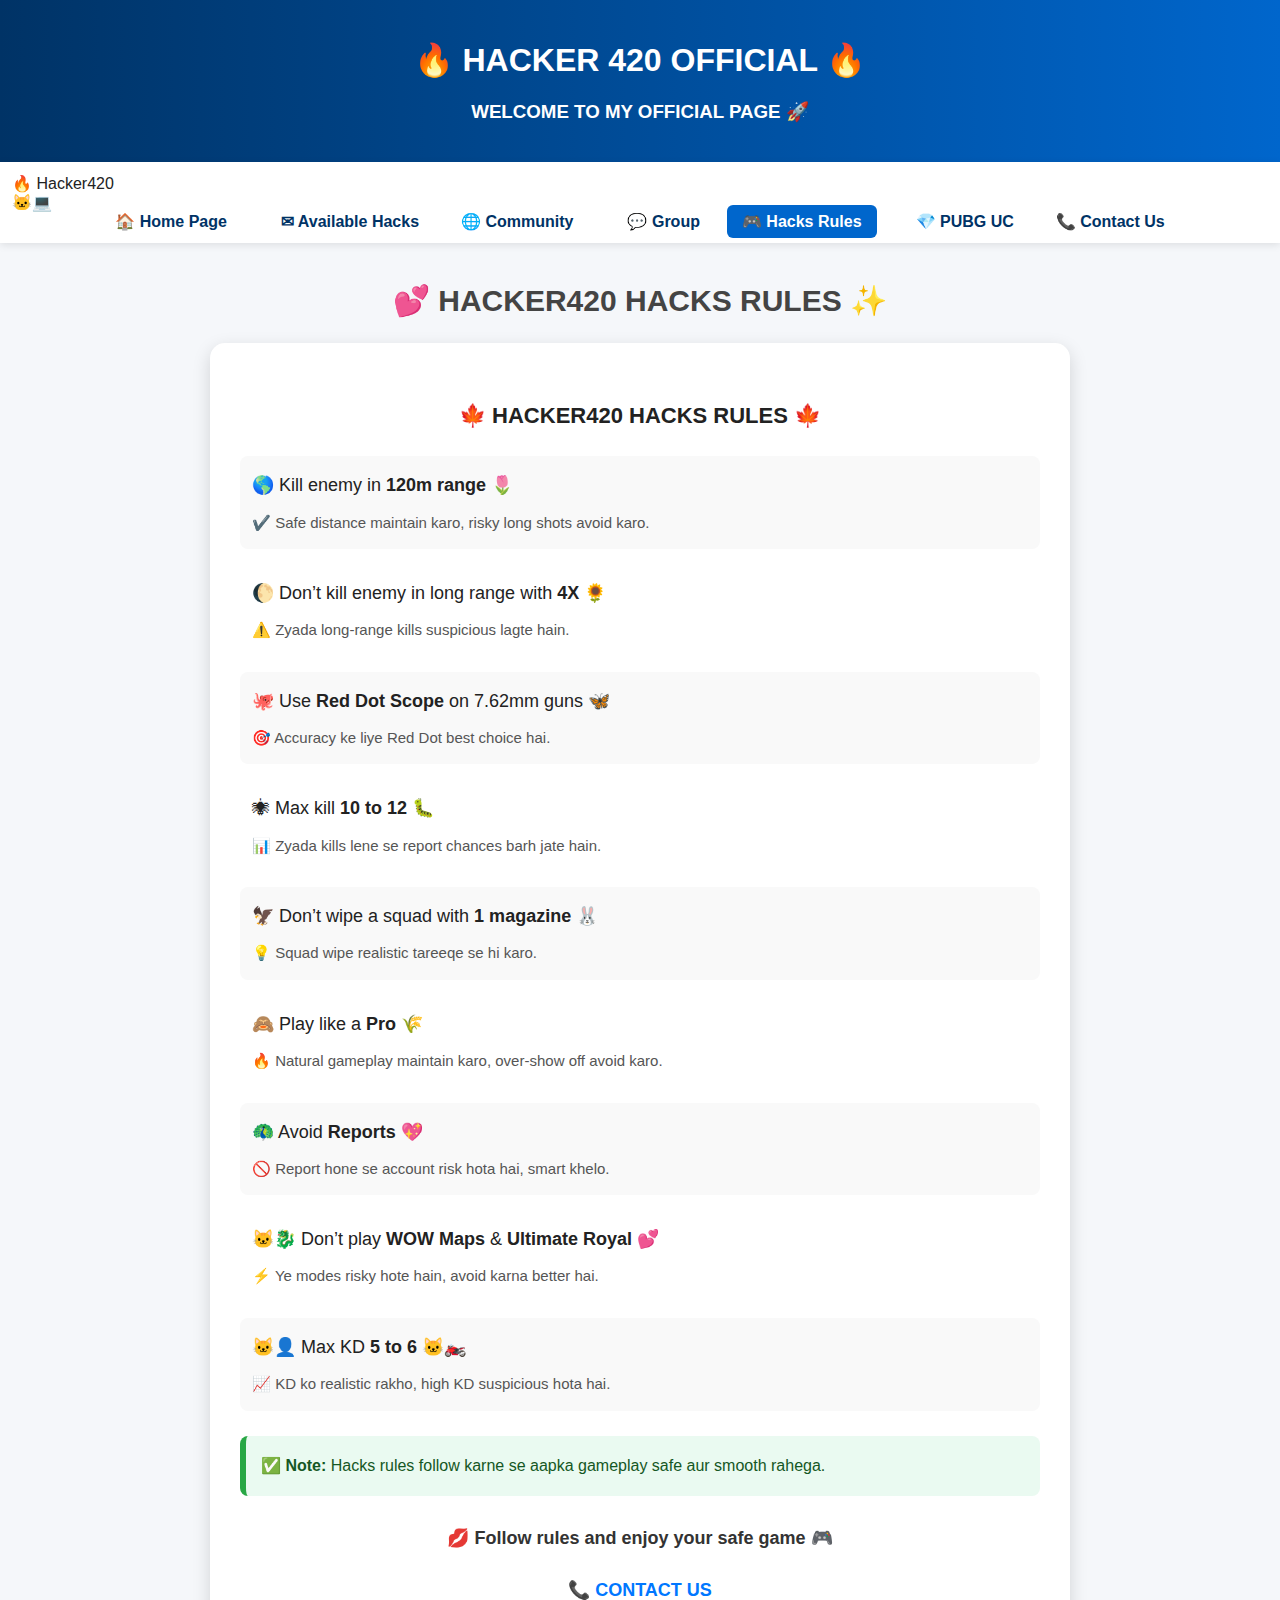
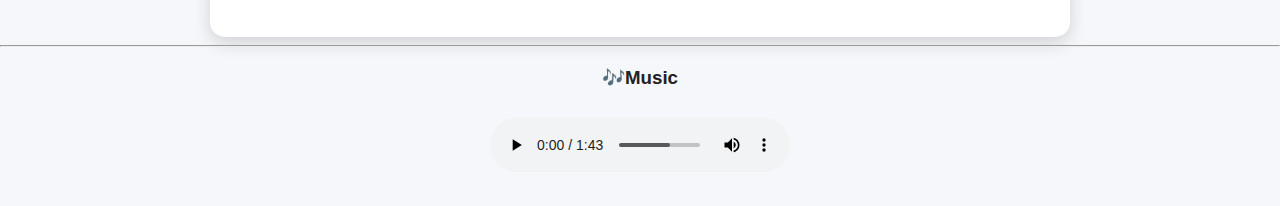
<file: hacks-rules.html>
<!DOCTYPE html>
<html lang="en">
<head>
  <meta charset="UTF-8">
  <meta name="viewport" content="width=device-width, initial-scale=1.0">
  <title>HACKER420 OFFICIAL</title>
  <link rel="stylesheet" href="style.css">
</head>
<body>

<header>
  <h1>🔥 HACKER 420 OFFICIAL 🔥</h1>
  <h3>WELCOME TO MY OFFICIAL PAGE 🚀</h3>
</header>

<!-- ✅ Responsive Sticky Navbar -->
<nav class="navbar">
  <div class="logo">🔥 Hacker420</div>
  <div class="menu-toggle" id="menu-toggle">🐱‍💻</div>
  <ul class="menu" id="menu">
    <li><a href="index.html">🏠 Home Page</a></li>
    <br/>
    <li><a href="available-hacks.html">✉ Available Hacks</a></li>
    <li><a href="community.html">🌐 Community</a></li>
    <br/>
    <li><a href="group.html">💬 Group</a></li>
    <li><a href="hacks-rules.html" class="active">🎮 Hacks Rules</a></li>
    <br/>
    <li><a href="uc.html">💎 PUBG UC</a></li>
    <li><a href="contact.html">📞 Contact Us</a></li>
  </ul>
</nav>

  <h2 id="hacks_rules" style="color: #444; text-align: center; font-size: 30px; margin:40px 0 25px;">
    💕 HACKER420 HACKS RULES ✨
</h2>

<div style="max-width: 800px; margin: auto; padding: 30px; border-radius: 15px; background: #fff; box-shadow: 0 6px 18px rgba(0,0,0,0.15); font-size: 18px; line-height: 1.9;">

    <p style="text-align: center; font-size: 22px; font-weight: bold; margin-bottom: 20px;">🍁 HACKER420 HACKS RULES 🍁</p>

    <ul style="list-style: none; padding: 0; margin: 0;">
        <li style="padding:12px; background:#f9f9f9; border-radius:8px; margin-bottom:15px;">
            🌎 Kill enemy in <strong>120m range</strong> 🌷  
            <p style="font-size:15px; margin:6px 0 0; color:#555;">✔️ Safe distance maintain karo, risky long shots avoid karo.</p>
        </li>

        <li style="padding:12px; background:#fff; border-radius:8px; margin-bottom:15px;">
            🌔 Don’t kill enemy in long range with <strong>4X</strong> 🌻  
            <p style="font-size:15px; margin:6px 0 0; color:#555;">⚠️ Zyada long-range kills suspicious lagte hain.</p>
        </li>

        <li style="padding:12px; background:#f9f9f9; border-radius:8px; margin-bottom:15px;">
            🐙 Use <strong>Red Dot Scope</strong> on 7.62mm guns 🦋  
            <p style="font-size:15px; margin:6px 0 0; color:#555;">🎯 Accuracy ke liye Red Dot best choice hai.</p>
        </li>

        <li style="padding:12px; background:#fff; border-radius:8px; margin-bottom:15px;">
            🕷 Max kill <strong>10 to 12</strong> 🐛  
            <p style="font-size:15px; margin:6px 0 0; color:#555;">📊 Zyada kills lene se report chances barh jate hain.</p>
        </li>

        <li style="padding:12px; background:#f9f9f9; border-radius:8px; margin-bottom:15px;">
            🦅 Don’t wipe a squad with <strong>1 magazine</strong> 🐰  
            <p style="font-size:15px; margin:6px 0 0; color:#555;">💡 Squad wipe realistic tareeqe se hi karo.</p>
        </li>

        <li style="padding:12px; background:#fff; border-radius:8px; margin-bottom:15px;">
            🙈 Play like a <strong>Pro</strong> 🌾  
            <p style="font-size:15px; margin:6px 0 0; color:#555;">🔥 Natural gameplay maintain karo, over-show off avoid karo.</p>
        </li>

        <li style="padding:12px; background:#f9f9f9; border-radius:8px; margin-bottom:15px;">
            🦚 Avoid <strong>Reports</strong> 💖  
            <p style="font-size:15px; margin:6px 0 0; color:#555;">🚫 Report hone se account risk hota hai, smart khelo.</p>
        </li>

        <li style="padding:12px; background:#fff; border-radius:8px; margin-bottom:15px;">
            🐱‍🐉 Don’t play <strong>WOW Maps</strong> & <strong>Ultimate Royal</strong> 💕  
            <p style="font-size:15px; margin:6px 0 0; color:#555;">⚡ Ye modes risky hote hain, avoid karna better hai.</p>
        </li>

        <li style="padding:12px; background:#f9f9f9; border-radius:8px; margin-bottom:15px;">
            🐱‍👤 Max KD <strong>5 to 6</strong> 🐱‍🏍  
            <p style="font-size:15px; margin:6px 0 0; color:#555;">📈 KD ko realistic rakho, high KD suspicious hota hai.</p>
        </li>
    </ul>

    <!-- Important Note -->
    <div style="margin-top:25px; padding:15px; background:#eafaf1; border-left:6px solid #28a745; border-radius:8px; font-size:16px; color:#155724;">
        ✅ <b>Note:</b> Hacks rules follow karne se aapka gameplay safe aur smooth rahega.
    </div>

    <!-- Footer -->
    <p style="text-align: center; margin-top: 25px; font-weight: bold; font-size: 18px; color:#333;">
        💋 Follow rules and enjoy your safe game 🎮
    </p>

    <div style="text-align: center; margin-top: 15px;">
        <a style="color: #0077ff; font-size: 18px; font-weight: bold; text-decoration: none;" 
           title="Tap to CONTACT" href="tel:+923313553052">
            📞 CONTACT US
        </a>
    </div>
</div>
<hr/>


<!-- Audio Section -->
<section style="text-align: center; margin: 20px 0;">
  <h3 id="music">🎶Music</h3>
  <audio title="MUSIC 🎶" controls autoplay style="margin: 10px 0;">
      <source src="./hacker420.mp3" type="audio/mpeg"/>
      Your browser does not support the audio tag.
  </audio>
</section>

</body>
</html>
</file>
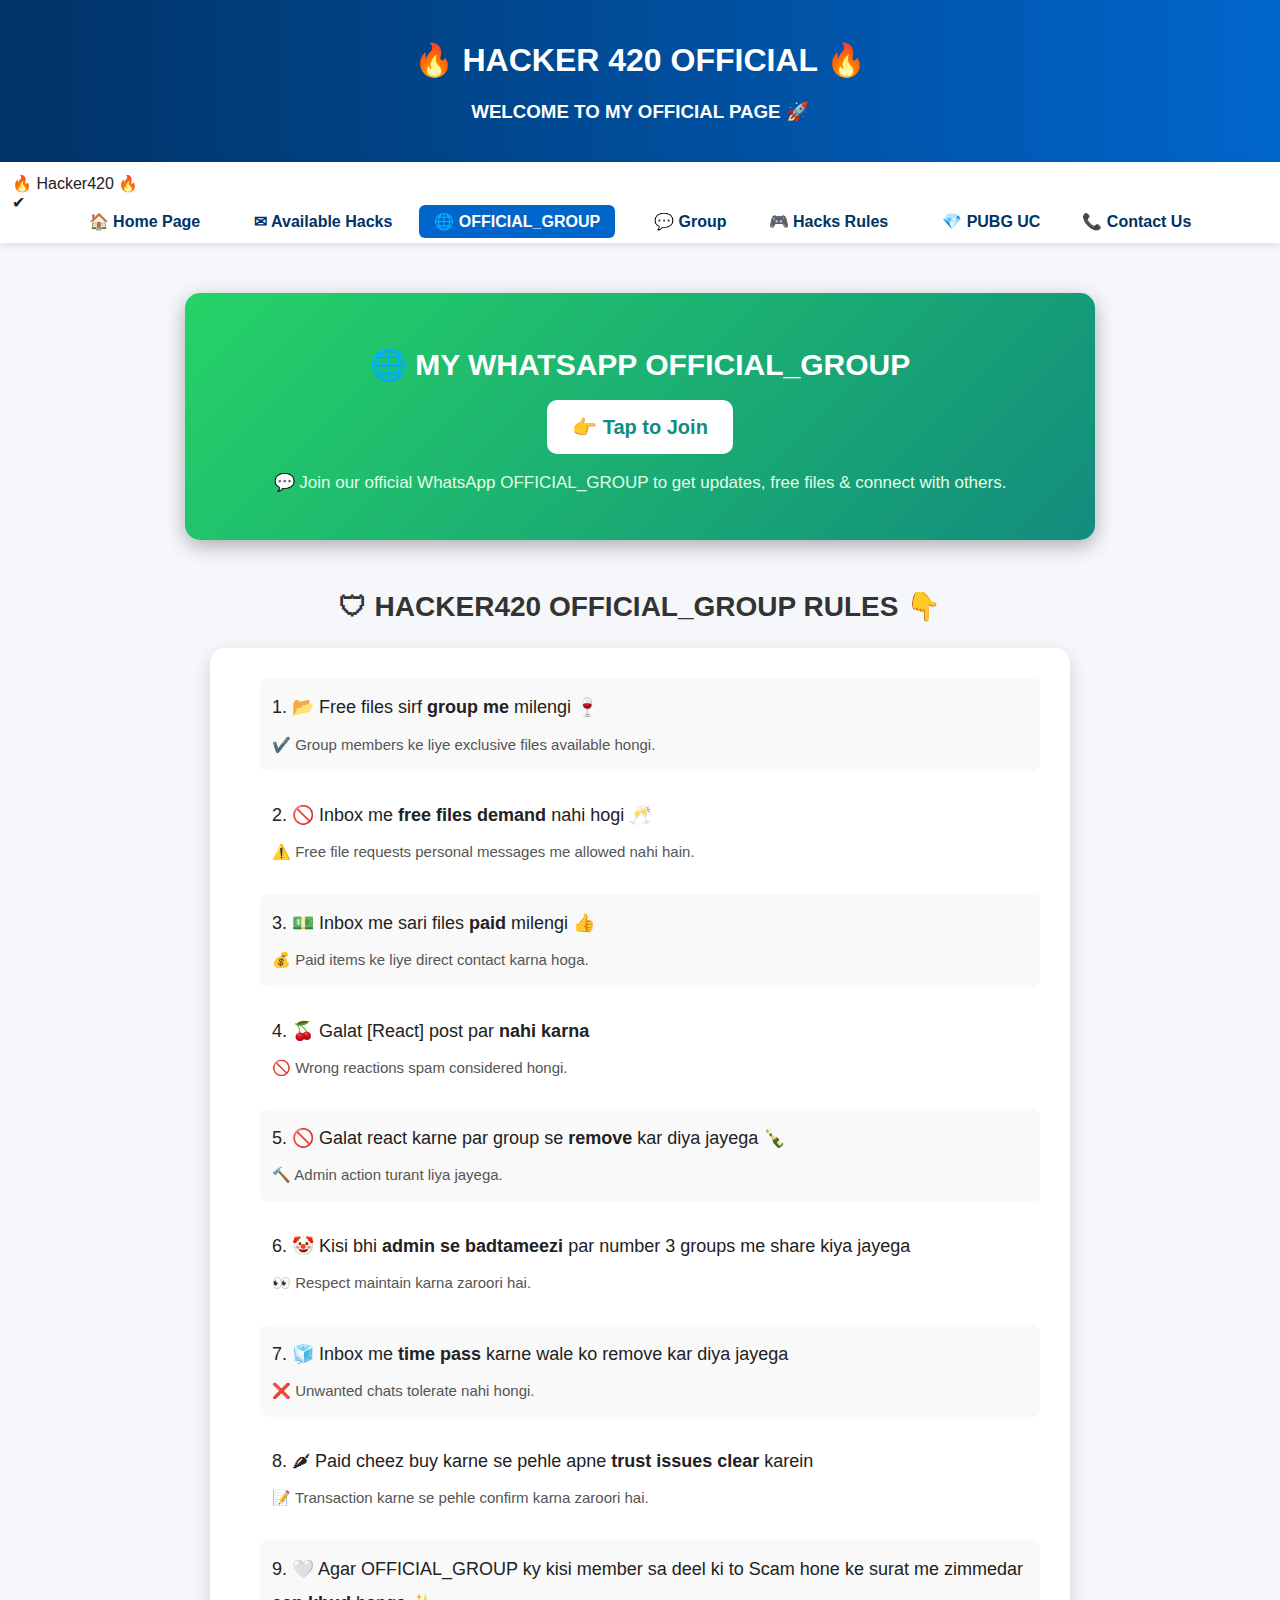
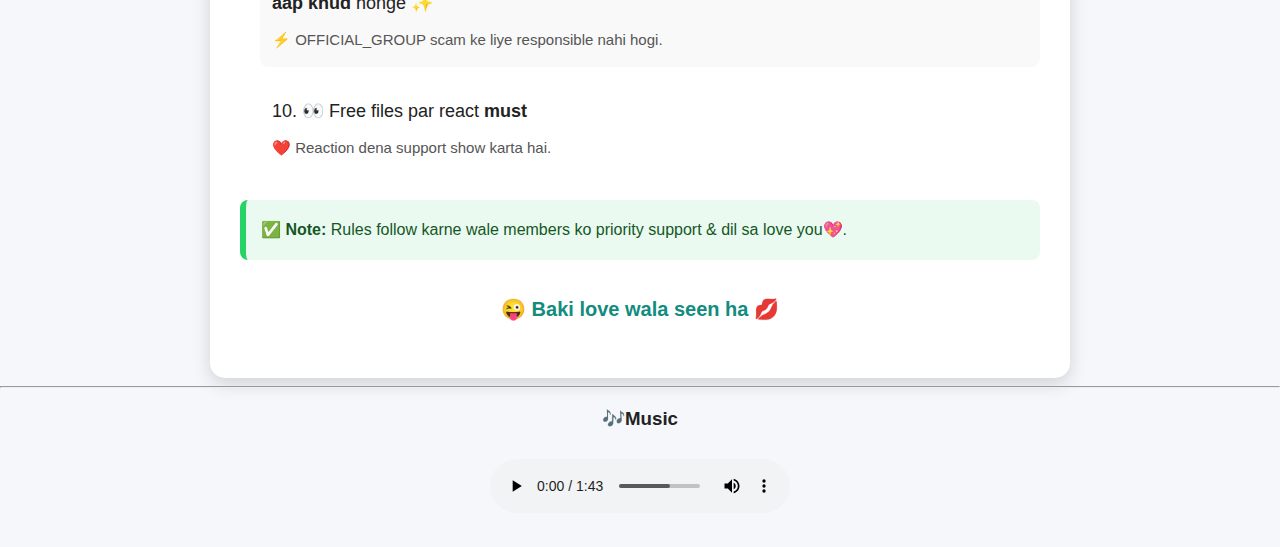
<file: official_group.html>
<!DOCTYPE html>
<html lang="en">
<head>
  <meta charset="UTF-8">
  <meta name="viewport" content="width=device-width, initial-scale=1.0">
  <title>HACKER420 OFFICIAL</title>
  <link rel="stylesheet" href="style.css">
</head>
<body>

<header>
  <h1>🔥 HACKER 420 OFFICIAL 🔥</h1>
  <h3>WELCOME TO MY OFFICIAL PAGE 🚀</h3>
</header>

<!-- ✅ Responsive Sticky Navbar -->
<nav class="navbar">
  <div class="logo">🔥 Hacker420 🔥</div>
  <div class="menu-toggle" id="menu-toggle">✔</div>
  <ul class="menu" id="menu">
    <li><a href="index.html">🏠 Home Page</a></li>
    <br/>
    <li><a href="available-hacks.html">✉ Available Hacks</a></li>
    <li><a href="official_group.html" class="active">🌐 OFFICIAL_GROUP</a></li>
    <br/>
    <li><a href="group.html">💬 Group</a></li>
    <li><a href="hacks-rules.html">🎮 Hacks Rules</a></li>
    <br/>
    <li><a href="uc.html">💎 PUBG UC</a></li>
    <li><a href="contact.html">📞 Contact Us</a></li>
  </ul>
</nav>
<!-- WhatsApp OFFICIAL_GROUP Section -->
<main style="max-width:850px; margin:50px auto; padding:30px; background:linear-gradient(135deg,#25D366,#128C7E); border-radius:15px; text-align:center; color:white; box-shadow:0 6px 20px rgba(0,0,0,0.3);">
    <h2 style="font-size:30px; margin-bottom:18px;">🌐 MY WHATSAPP OFFICIAL_GROUP</h2>
    <a href="https://chat.whatsapp.com/Ghbb7K3OvxAB5JpioUmrC8?mode=ems_copy_t" target="_blank" 
       style="display:inline-block; padding:15px 25px; background:white; color:#128C7E; font-size:20px; font-weight:bold; border-radius:10px; text-decoration:none; transition:0.3s;">
       👉 Tap to Join
    </a>
    <p style="margin-top:18px; font-size:17px; color:#e0ffe5;">💬 Join our official WhatsApp OFFICIAL_GROUP to get updates, free files & connect with others.</p>
</main>

<!-- Rules Section -->
<h2 id="OFFICIAL_GROUP_rules" style="color:#333; text-align:center; margin:40px 0 25px; font-size:28px;">
    🛡 HACKER420 OFFICIAL_GROUP RULES 👇
</h2>

<div style="max-width:800px; margin:auto; padding:30px; border-radius:15px; background:#fff; box-shadow:0 6px 18px rgba(0,0,0,0.15); font-size:18px; line-height:1.9;">

    <ol style="margin:0; padding-left:20px; list-style-position:inside;">
        <li style="padding:12px; background:#f9f9f9; border-radius:8px; margin-bottom:15px;">
            📂 Free files sirf <strong>group me</strong> milengi 🍷  
            <p style="margin:6px 0 0; font-size:15px; color:#555;">✔️ Group members ke liye exclusive files available hongi.</p>
        </li>
        <li style="padding:12px; background:#ffffff; border-radius:8px; margin-bottom:15px;">
            🚫 Inbox me <strong>free files demand</strong> nahi hogi 🥂  
            <p style="margin:6px 0 0; font-size:15px; color:#555;">⚠️ Free file requests personal messages me allowed nahi hain.</p>
        </li>
        <li style="padding:12px; background:#f9f9f9; border-radius:8px; margin-bottom:15px;">
            💵 Inbox me sari files <strong>paid</strong> milengi 👍  
            <p style="margin:6px 0 0; font-size:15px; color:#555;">💰 Paid items ke liye direct contact karna hoga.</p>
        </li>
        <li style="padding:12px; background:#ffffff; border-radius:8px; margin-bottom:15px;">
            🍒 Galat [React] post par <strong>nahi karna</strong>  
            <p style="margin:6px 0 0; font-size:15px; color:#555;">🚫 Wrong reactions spam considered hongi.</p>
        </li>
        <li style="padding:12px; background:#f9f9f9; border-radius:8px; margin-bottom:15px;">
            🚫 Galat react karne par group se <strong>remove</strong> kar diya jayega 🍾  
            <p style="margin:6px 0 0; font-size:15px; color:#555;">🔨 Admin action turant liya jayega.</p>
        </li>
        <li style="padding:12px; background:#ffffff; border-radius:8px; margin-bottom:15px;">
            🤡 Kisi bhi <strong>admin se badtameezi</strong> par number 3 groups me share kiya jayega  
            <p style="margin:6px 0 0; font-size:15px; color:#555;">👀 Respect maintain karna zaroori hai.</p>
        </li>
        <li style="padding:12px; background:#f9f9f9; border-radius:8px; margin-bottom:15px;">
            🧊 Inbox me <strong>time pass</strong> karne wale ko remove kar diya jayega  
            <p style="margin:6px 0 0; font-size:15px; color:#555;">❌ Unwanted chats tolerate nahi hongi.</p>
        </li>
        <li style="padding:12px; background:#ffffff; border-radius:8px; margin-bottom:15px;">
            🌶 Paid cheez buy karne se pehle apne <strong>trust issues clear</strong> karein  
            <p style="margin:6px 0 0; font-size:15px; color:#555;">📝 Transaction karne se pehle confirm karna zaroori hai.</p>
        </li>
        <li style="padding:12px; background:#f9f9f9; border-radius:8px; margin-bottom:15px;">
            🤍 Agar OFFICIAL_GROUP ky kisi member sa deel ki to Scam hone ke surat me zimmedar <strong>aap khud</strong> honge ✨  
            <p style="margin:6px 0 0; font-size:15px; color:#555;">⚡ OFFICIAL_GROUP scam ke liye responsible nahi hogi.</p>
        </li>
        <li style="padding:12px; background:#ffffff; border-radius:8px; margin-bottom:15px;">
            👀 Free files par react <strong>must</strong>  
            <p style="margin:6px 0 0; font-size:15px; color:#555;">❤️ Reaction dena support show karta hai.</p>
        </li>
    </ol>

    <!-- Extra Info Box -->
    <div style="margin-top:25px; padding:15px; background:#eafaf1; border-left:6px solid #25D366; border-radius:8px; font-size:16px; color:#155724;">
        ✅ <b>Note:</b> Rules follow karne wale members ko priority support & dil sa love you💖.
    </div>

    <!-- Friendly Footer -->
    <p style="margin-top:30px; font-weight:bold; text-align:center; font-size:20px; color:#128C7E;">
        😜 Baki love wala seen ha 💋
    </p>
</div>
 <hr/>


<!-- Audio Section -->
<section style="text-align: center; margin: 20px 0;">
  <h3 id="music">🎶Music</h3>
  <audio title="MUSIC 🎶" controls autoplay style="margin: 10px 0;">
      <source src="./hacker420.mp3" type="audio/mpeg"/>
      Your browser does not support the audio tag.
  </audio>
</section>

    </body>
</html>
</file>
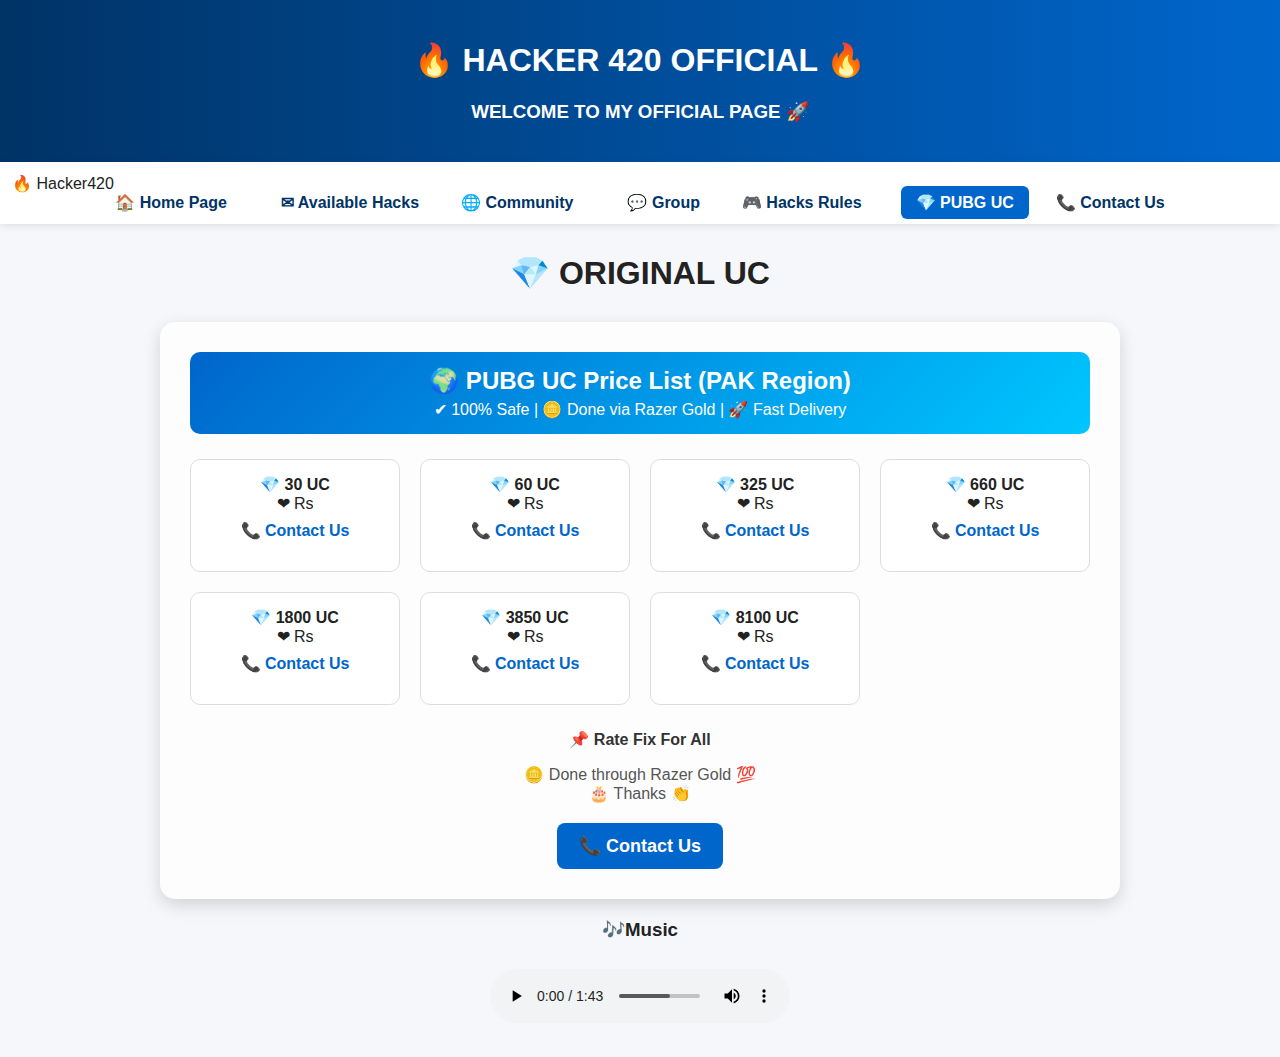
<file: uc.html>
<!DOCTYPE html>
<html lang="en">
<head>
  <meta charset="UTF-8">
  <meta name="viewport" content="width=device-width, initial-scale=1.0">
  <title>HACKER420 OFFICIAL</title>
  <link rel="stylesheet" href="style.css">
</head>
<body>

<header>
  <h1>🔥 HACKER 420 OFFICIAL 🔥</h1>
  <h3>WELCOME TO MY OFFICIAL PAGE 🚀</h3>
</header>

<!-- ✅ Responsive Sticky Navbar -->
<nav class="navbar">
  <div class="logo">🔥 Hacker420</div>
  <div class="menu-toggle" id="menu-toggle"></div>
  <ul class="menu" id="menu">
    <li><a href="index.html">🏠 Home Page</a></li>
    <br/>
    <li><a href="available-hacks.html">✉ Available Hacks</a></li>
    <li><a href="community.html">🌐 Community</a></li>
    <br/>
    <li><a href="group.html">💬 Group</a></li>
    <li><a href="hacks-rules.html">🎮 Hacks Rules</a></li>
    <br/>
    <li><a href="uc.html" class="active">💎 PUBG UC</a></li>
    <li><a href="contact.html">📞 Contact Us</a></li>
  </ul>
</nav>

<!-- UC Section -->
<h2 id="uc" style="color:#222; text-align:center; margin:30px 0; font-size:32px; font-weight:bold;">
  💎 ORIGINAL UC
</h2>

<div style="max-width:900px; margin:auto; padding:30px; background:#fdfdfd; border-radius:15px; box-shadow:0 6px 18px rgba(0,0,0,0.15);">

  <!-- Banner -->
  <div style="background:linear-gradient(135deg,#0066cc,#00c6ff); color:white; padding:15px; border-radius:10px; text-align:center; margin-bottom:25px;">
    <h2 style="margin:0; font-size:24px;">🌍 PUBG UC Price List (PAK Region)</h2>
    <p style="margin:5px 0 0; font-size:16px;">✔ 100% Safe | 🪙 Done via Razer Gold | 🚀 Fast Delivery</p>
  </div>

  <!-- UC Cards -->
  <div style="display:grid; grid-template-columns:repeat(auto-fit,minmax(200px,1fr)); gap:20px;">

    <div style="padding:15px; border:1px solid #ddd; border-radius:10px; text-align:center; background:#fff;">
      💎 <b>30 UC</b><br>
      ❤ Rs  
     <p style="margin-top:8px;"><a href="https://wa.me/923125892345?text= Hello%20Sir%20can%20I%20get%20more%20information%20about%20your 30uc%20pack?" target="_blank" style="color:#0066cc; font-weight:bold; text-decoration:none;" >📞 Contact Us</a></p>
    </div>

    <div style="padding:15px; border:1px solid #ddd; border-radius:10px; text-align:center; background:#fff;">
      💎 <b>60 UC</b><br>
      ❤ Rs  
      <p style="margin-top:8px;"><a href="https://wa.me/923125892345?text= Hello%20Sir%20can%20I%20get%20more%20information%20about%20your 60uc%20pack?" target="_blank" style="color:#0066cc; font-weight:bold; text-decoration:none;" >📞 Contact Us</a></p>
    </div>

    <div style="padding:15px; border:1px solid #ddd; border-radius:10px; text-align:center; background:#fff;">
      💎 <b>325 UC</b><br>
      ❤ Rs  
      <p style="margin-top:8px;"><a href="https://wa.me/923125892345?text= Hello%20Sir%20can%20I%20get%20more%20information%20about%20your 325uc%20pack?" target="_blank" style="color:#0066cc; font-weight:bold; text-decoration:none;" >📞 Contact Us</a></p>
    </div>

    <div style="padding:15px; border:1px solid #ddd; border-radius:10px; text-align:center; background:#fff;">
      💎 <b>660 UC</b><br>
      ❤ Rs  
      <p style="margin-top:8px;"><a href="https://wa.me/923125892345?text= Hello%20Sir%20can%20I%20get%20more%20information%20about%20your 660uc%20pack?" target="_blank" style="color:#0066cc; font-weight:bold; text-decoration:none;" >📞 Contact Us</a></p>
    </div>

    <div style="padding:15px; border:1px solid #ddd; border-radius:10px; text-align:center; background:#fff;">
      💎 <b>1800 UC</b><br>
      ❤ Rs  
      <p style="margin-top:8px;"><a href="https://wa.me/923125892345?text= Hello%20Sir%20can%20I%20get%20more%20information%20about%20your 1800uc%20pack?" target="_blank" style="color:#0066cc; font-weight:bold; text-decoration:none;" >📞 Contact Us</a></p>
    </div>

    <div style="padding:15px; border:1px solid #ddd; border-radius:10px; text-align:center; background:#fff;">
      💎 <b>3850 UC</b><br>
      ❤ Rs  
      <p style="margin-top:8px;"><a href="https://wa.me/923125892345?text= Hello%20Sir%20can%20I%20get%20more%20information%20about%20your 3850uc%20pack?" target="_blank" style="color:#0066cc; font-weight:bold; text-decoration:none;" >📞 Contact Us</a></p>
    </div>

    <div style="padding:15px; border:1px solid #ddd; border-radius:10px; text-align:center; background:#fff;">
      💎 <b>8100 UC</b><br>
      ❤ Rs  
      <p style="margin-top:8px;"><a href="https://wa.me/923125892345?text= Hello%20Sir%20can%20I%20get%20more%20information%20about%20your 8100uc%20pack?" target="_blank" style="color:#0066cc; font-weight:bold; text-decoration:none;" >📞 Contact Us</a></p>
    </div>

  </div>

  <!-- Footer Info -->
  <p style="margin-top:25px; font-weight:bold; color:#333; text-align:center;">📌 Rate Fix For All</p>
  <p style="color:#555; text-align:center;">🪙 Done through Razer Gold 💯 <br> 🎂 Thanks 👏</p>

  <div style="text-align:center; margin-top:20px;">
    <a class="contact-link" href="tel:+923125892345" 
       style="display:inline-block; padding:12px 22px; background:#0066cc; color:white; border-radius:8px; font-weight:bold; text-decoration:none; font-size:18px;">
        📞 Contact Us
    </a>
  </div>
</div>


<!-- Audio Section -->
<section style="text-align: center; margin: 20px 0;">
  <h3 id="music">🎶Music</h3>
  <audio title="MUSIC 🎶" controls autoplay style="margin: 10px 0;">
      <source src="./hacker420.mp3" type="audio/mpeg"/>
      Your browser does not support the audio tag.
  </audio>
</section>

</body>
</html>
</file>
<file: style.css>
body {
  font-family: 'Segoe UI', Tahoma, Geneva, Verdana, sans-serif;
  margin: 0;
  padding: 0;
  background: #f5f7fa;
  color: #222;
}
header {
  background: linear-gradient(90deg, #003366, #0066cc);
  color: white;
  text-align: center;
  padding: 20px;
}
nav {
  background: #fff;
  padding: 12px;
  box-shadow: 0 2px 8px rgba(0,0,0,0.1);
}
nav ul {
  list-style: none;
  display: flex;
  flex-wrap: wrap;
  justify-content: center;
  gap: 12px;
  padding: 0;
  margin: 0;
}
nav ul li a {
  text-decoration: none;
  color: #003366;
  font-weight: 600;
  padding: 8px 15px;
  border-radius: 6px;
  transition: 0.3s;
}
nav ul li a:hover, nav ul li a.active {
  background: #0066cc;
  color: white;
}
main {
  max-width: 800px;
  margin: 30px auto;
  padding: 20px;
  background: #fff;
  border-radius: 10px;
  box-shadow: 0 2px 8px rgba(0,0,0,0.1);
}
form input, form textarea {
  width: 100%;
  margin: 8px 0;
  padding: 10px;
  border: 1px solid #ccc;
  border-radius: 6px;
}
form input[type=submit] {
  background: #0066cc;
  color: white;
  font-weight: bold;
  cursor: pointer;
}
</file>
